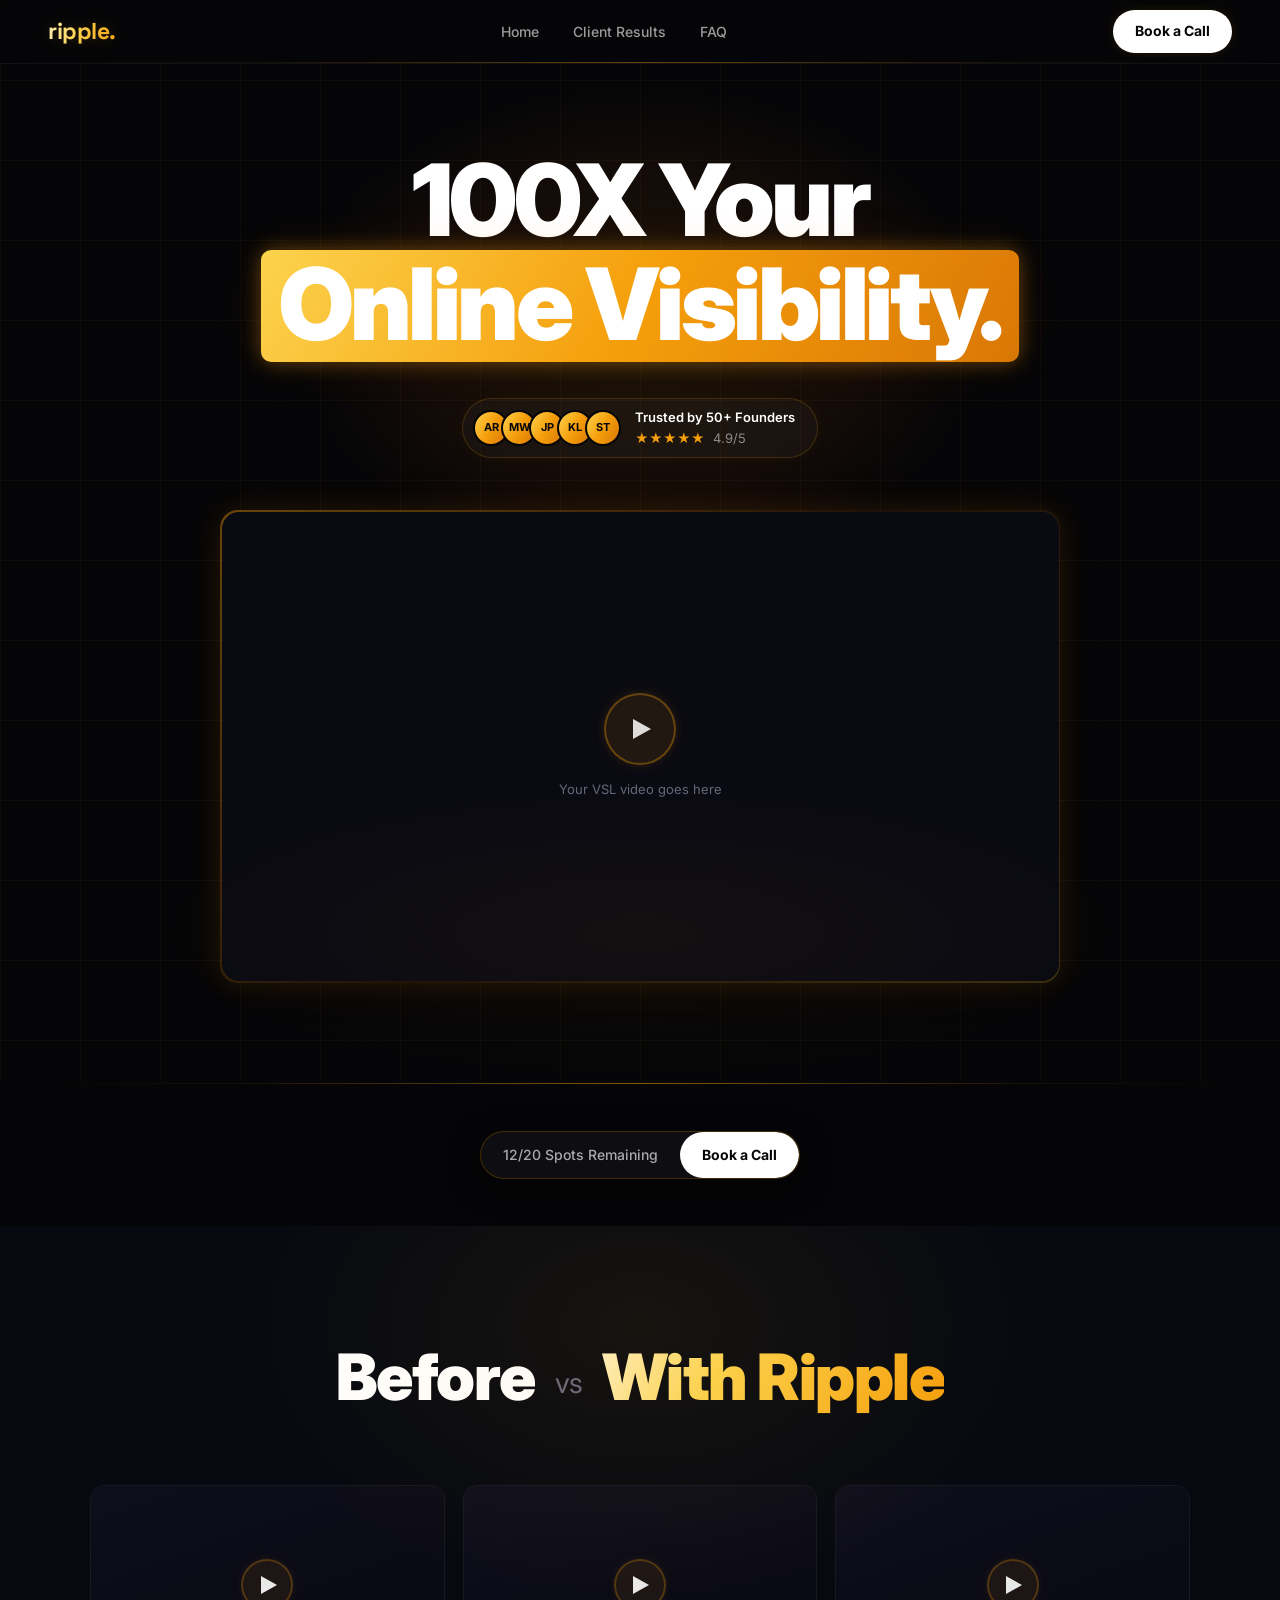
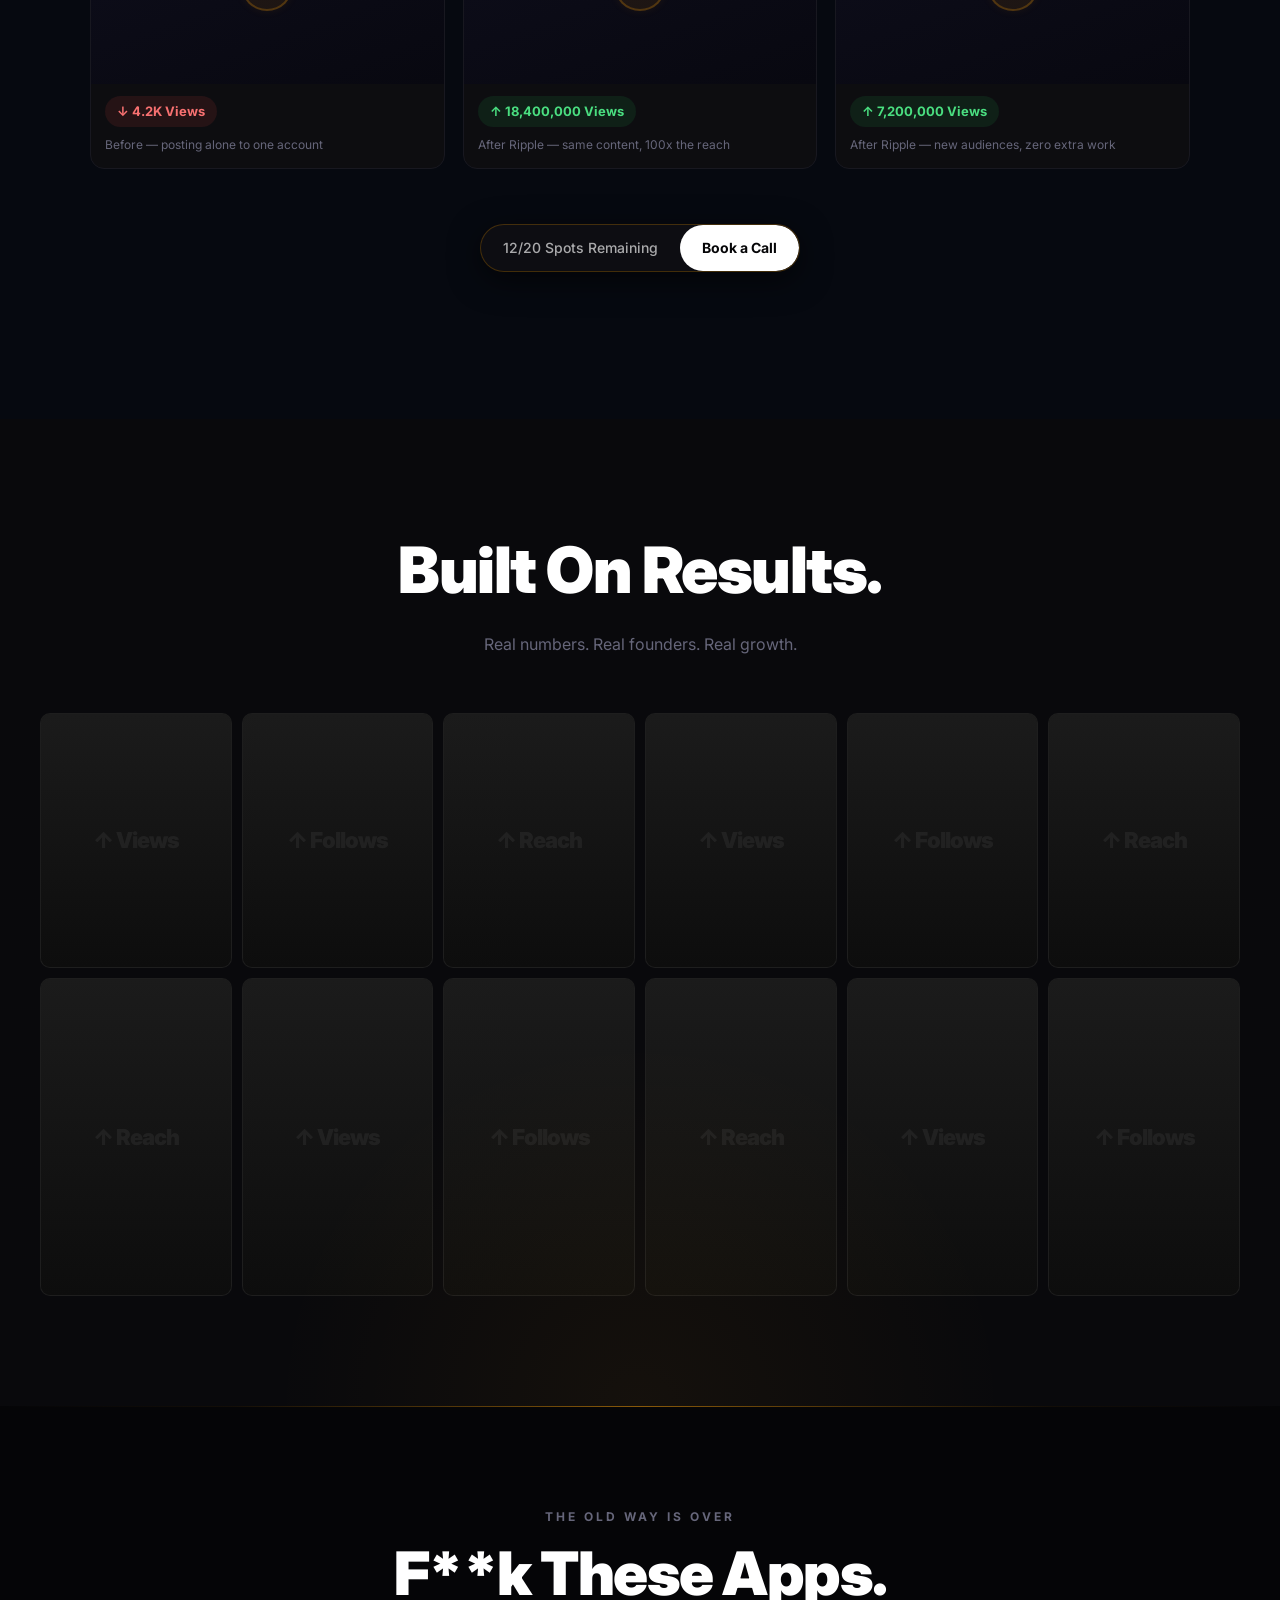
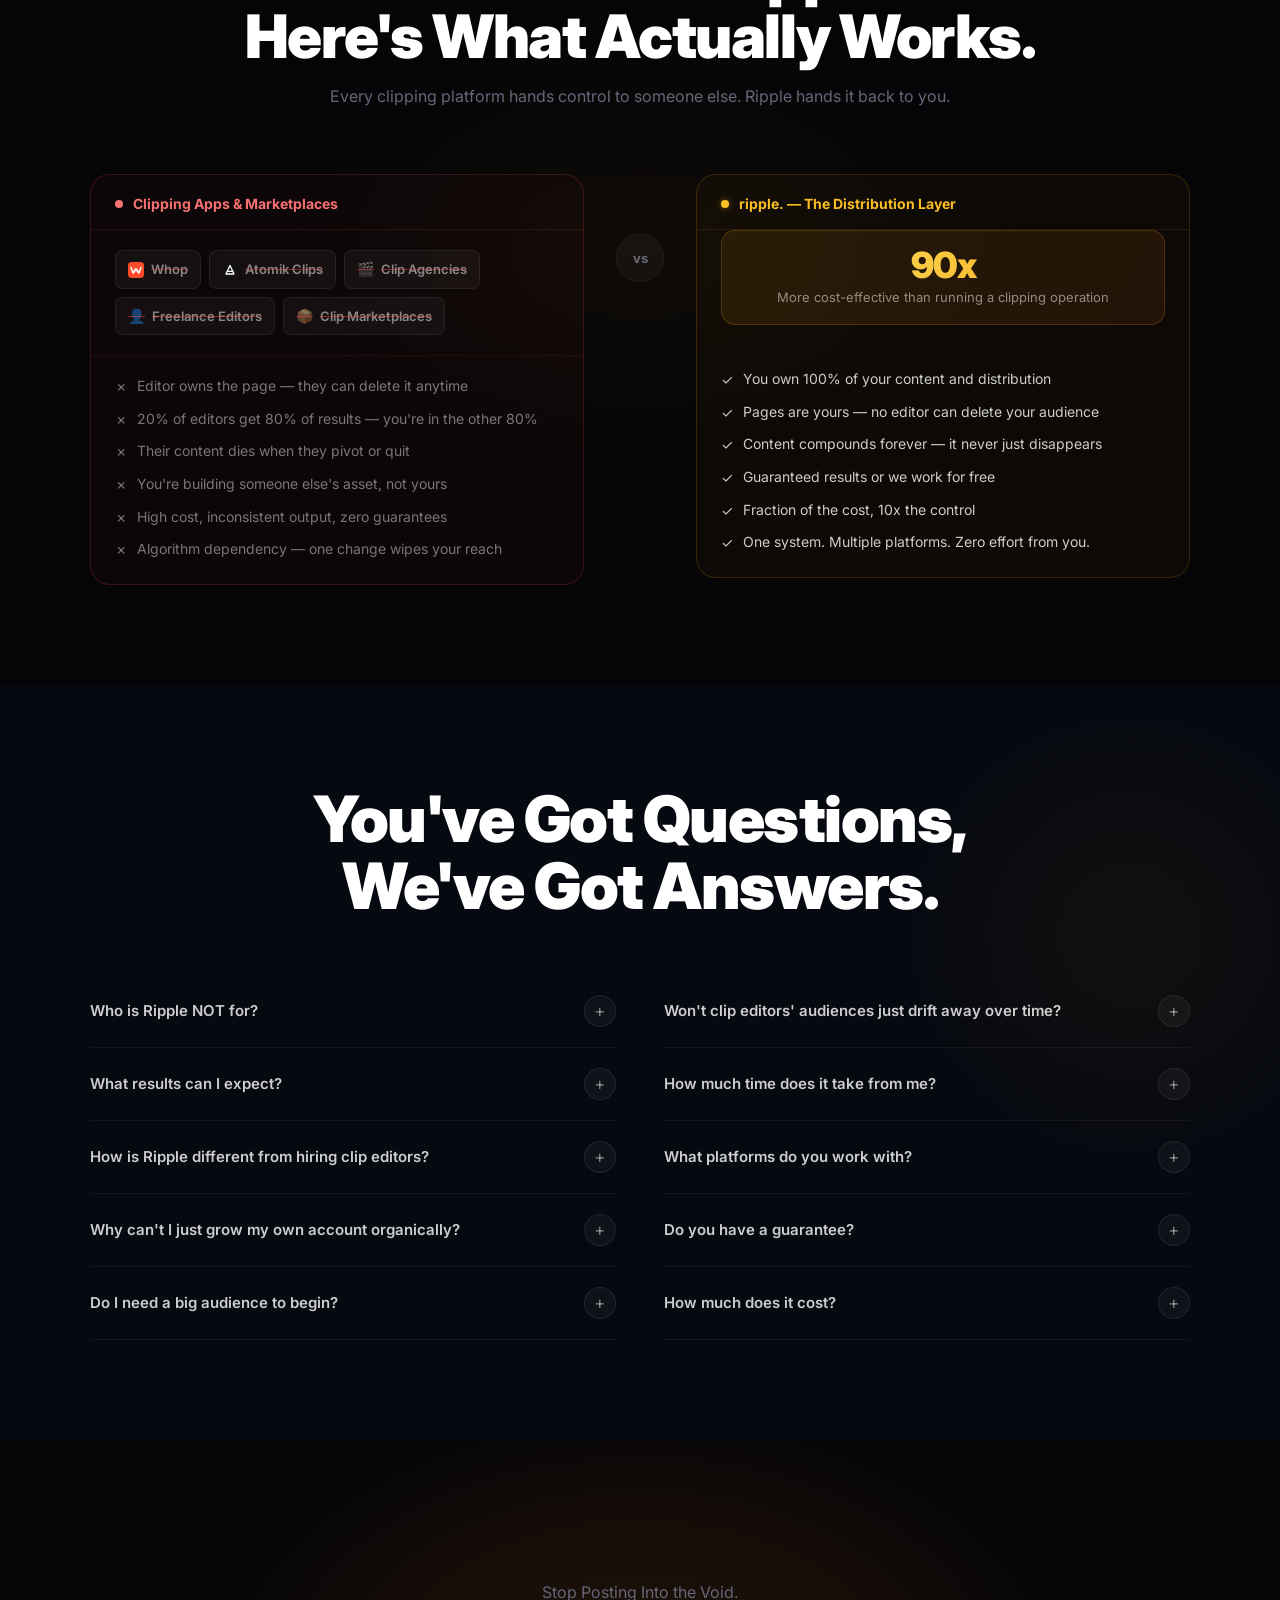
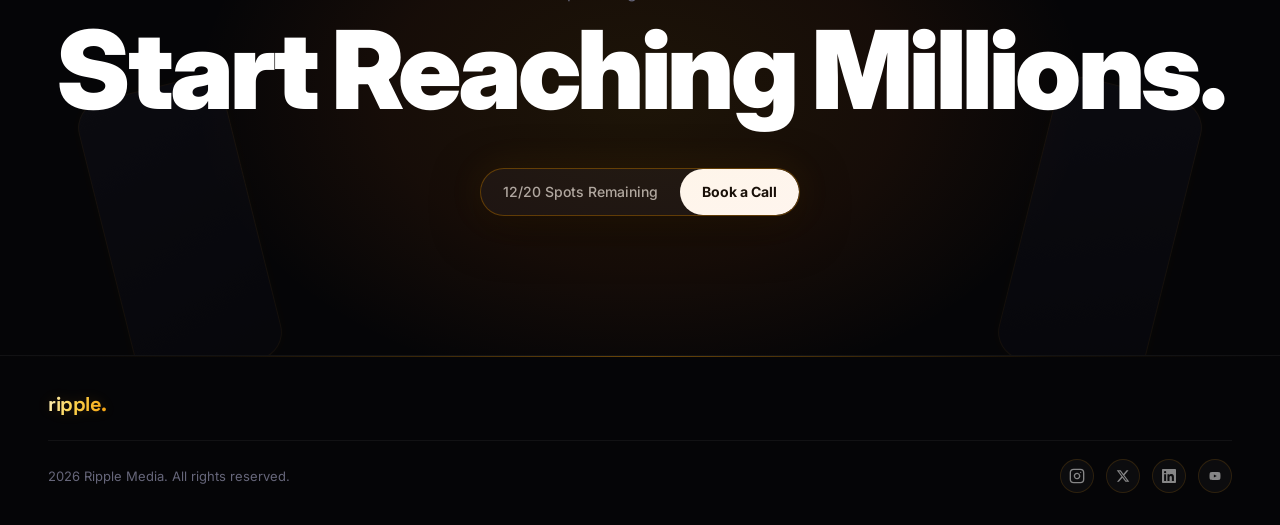
<file: index-v1-dark-backup.html>
<!DOCTYPE html>
<html lang="en">
<head>
  <meta charset="UTF-8" />
  <meta name="viewport" content="width=device-width, initial-scale=1.0" />
  <title>Ripple Media — 100X Your Online Visibility</title>
  <link rel="preconnect" href="https://fonts.googleapis.com" />
  <link rel="preconnect" href="https://fonts.gstatic.com" crossorigin />
  <link href="https://fonts.googleapis.com/css2?family=Inter:wght@300;400;500;600;700;800;900&family=Space+Grotesk:wght@600;700&display=swap" rel="stylesheet" />
  <style>
    *, *::before, *::after { box-sizing: border-box; margin: 0; padding: 0; }

    :root {
      --black:   #050507;
      --black2:  #09090c;
      --navy:    #060910;
      --card:    #0d0d10;
      --border:  #181820;
      --white:   #ffffff;
      --muted:   #66667a;
      /* Ripple brand — warm gold / amber */
      --g1: #f59e0b;
      --g2: #f97316;
      --g3: #fcd34d;
      --grad:      linear-gradient(120deg, #fcd34d 0%, #f59e0b 50%, #d97706 100%);
      --grad-text: linear-gradient(120deg, #fef3c7 0%, #fcd34d 35%, #f59e0b 100%);
      --grad-rev:  linear-gradient(120deg, #d97706 0%, #f59e0b 55%, #fcd34d 100%);
      --pill-bg: #0d0d12;
    }

    html { scroll-behavior: smooth; }

    body {
      background: var(--black);
      color: var(--white);
      font-family: 'Inter', sans-serif;
      font-size: 16px;
      line-height: 1.6;
      -webkit-font-smoothing: antialiased;
      overflow-x: hidden;
    }

    ::-webkit-scrollbar { width: 5px; }
    ::-webkit-scrollbar-track { background: var(--black); }
    ::-webkit-scrollbar-thumb { background: #222235; border-radius: 3px; }

    /* ─── SHARED GRADIENT UTILS ─────────────────────── */
    .grad-text {
      background: var(--grad-text);
      -webkit-background-clip: text;
      -webkit-text-fill-color: transparent;
      background-clip: text;
    }

    /* ─── ANIMATED GRID LINES ───────────────────────── */
    @keyframes gridDrift {
      0%   { background-position: 0 0; }
      100% { background-position: 80px 80px; }
    }

    .hero-grid {
      position: absolute;
      inset: 0;
      background-image:
        linear-gradient(rgba(245,158,11,0.04) 1px, transparent 1px),
        linear-gradient(90deg, rgba(245,158,11,0.04) 1px, transparent 1px);
      background-size: 80px 80px;
      animation: gridDrift 14s linear infinite;
      pointer-events: none;
    }

    /* ─── NAVBAR ────────────────────────────────────── */
    nav {
      position: fixed;
      top: 0; left: 0; right: 0;
      z-index: 1000;
      display: flex;
      align-items: center;
      justify-content: space-between;
      padding: 0 48px;
      height: 64px;
      background: rgba(6,6,8,0.88);
      backdrop-filter: blur(16px);
      -webkit-backdrop-filter: blur(16px);
      border-bottom: 1px solid rgba(255,255,255,0.05);
    }

    /* gradient accent line under nav */
    nav::after {
      content: '';
      position: absolute;
      bottom: 0; left: 0; right: 0;
      height: 1px;
      background: linear-gradient(90deg, transparent 0%, rgba(245,158,11,0.06) 20%, rgba(245,158,11,0.42) 50%, rgba(245,158,11,0.06) 80%, transparent 100%);
      pointer-events: none;
    }

    .nav-logo {
      font-family: 'Space Grotesk', sans-serif;
      font-size: 23px;
      font-weight: 700;
      letter-spacing: -0.5px;
      text-decoration: none;
      background: linear-gradient(110deg, #fef3c7 0%, #fcd34d 45%, #f59e0b 100%);
      -webkit-background-clip: text;
      -webkit-text-fill-color: transparent;
      background-clip: text;
      filter: drop-shadow(0 0 7px rgba(245,158,11,0.18));
      transition: filter 0.25s;
    }
    .nav-logo:hover { filter: drop-shadow(0 0 12px rgba(245,158,11,0.38)); }

    .nav-links {
      display: flex;
      align-items: center;
      gap: 34px;
      list-style: none;
    }

    .nav-links a {
      color: rgba(255,255,255,0.6);
      text-decoration: none;
      font-size: 14px;
      font-weight: 500;
      transition: color 0.2s;
    }
    .nav-links a:hover { color: var(--white); }

    .btn-nav {
      background: var(--white);
      color: var(--black);
      border: none;
      padding: 10px 22px;
      border-radius: 999px;
      font-size: 14px;
      font-weight: 700;
      cursor: pointer;
      text-decoration: none;
      transition: opacity 0.2s, box-shadow 0.2s;
      box-shadow: 0 0 12px rgba(245,158,11,0.12);
    }
    .btn-nav:hover { opacity: 0.9; box-shadow: 0 0 20px rgba(245,158,11,0.28); }

    /* ─── PILL ──────────────────────────────────────── */
    .pill-left {
      padding: 12px 22px;
      font-size: 14px;
      font-weight: 500;
      color: rgba(255,255,255,0.65);
      white-space: nowrap;
    }

    .pill-right {
      background: var(--white);
      color: var(--black);
      padding: 12px 22px;
      font-size: 14px;
      font-weight: 700;
      cursor: pointer;
      text-decoration: none;
      transition: opacity 0.2s;
      border-radius: 999px;
      white-space: nowrap;
    }
    .pill-right:hover { opacity: 0.88; }

    /* ─── HERO ──────────────────────────────────────── */
    .hero {
      padding: 150px 40px 100px;
      text-align: center;
      position: relative;
      overflow: hidden;
    }

    /* ambient glow orbs behind headline */
    .hero::before {
      content: '';
      position: absolute;
      top: 80px; left: 50%;
      transform: translateX(-50%);
      width: 700px;
      height: 500px;
      background: radial-gradient(ellipse at center,
        rgba(245,158,11,0.09) 0%,
        rgba(249,115,22,0.06) 45%,
        transparent 70%);
      pointer-events: none;
    }

    .hero::after {
      content: '';
      position: absolute;
      bottom: 0; left: 50%;
      transform: translateX(-50%);
      width: 1000px;
      height: 300px;
      background: radial-gradient(ellipse at center,
        rgba(245,158,11,0.04) 0%,
        transparent 70%);
      pointer-events: none;
    }

    /* hero content above the grid */
    .hero-headline,
    .trust-pill,
    .vsl-wrap {
      position: relative;
    }

    .hero-headline {
      font-size: clamp(56px, 7.8vw, 104px);
      font-weight: 900;
      line-height: 1.0;
      letter-spacing: -3.5px;
      color: var(--white);
      margin-bottom: 36px;
    }

    .hero-headline .highlight {
      display: inline-block;
      position: relative;
      background: var(--grad);
      border-radius: 10px;
      padding: 4px 18px 8px;
      color: var(--white);
      -webkit-text-fill-color: var(--white);
      box-shadow: 0 0 20px rgba(245,158,11,0.38), 0 0 48px rgba(249,115,22,0.1);
    }

    .trust-pill {
      display: inline-flex;
      align-items: center;
      gap: 14px;
      background: rgba(255,255,255,0.03);
      border: 1px solid rgba(245,158,11,0.18);
      border-radius: 999px;
      padding: 8px 22px 8px 10px;
      margin-bottom: 52px;
      box-shadow: 0 0 14px rgba(245,158,11,0.05);
    }

    .avatars { display: flex; align-items: center; }

    .avatar-circle {
      width: 36px; height: 36px;
      border-radius: 50%;
      border: 2px solid var(--black);
      background: var(--grad);
      display: flex; align-items: center; justify-content: center;
      font-size: 11px;
      font-weight: 700;
      color: #050507;
      margin-left: -8px;
    }
    .avatar-circle:first-child { margin-left: 0; }

    .trust-text .label { font-size: 13px; font-weight: 600; color: var(--white); }

    .stars-row {
      display: flex; align-items: center; gap: 4px;
      font-size: 13px; color: rgba(255,255,255,0.5); margin-top: 1px;
    }
    .stars-row .s { color: #f59e0b; }

    .vsl-wrap {
      max-width: 840px;
      margin: 0 auto;
      border-radius: 18px;
      overflow: hidden;
      aspect-ratio: 16/9;
      display: flex; align-items: center; justify-content: center;
      /* gradient border */
      background: linear-gradient(135deg, rgba(245,158,11,0.42), rgba(249,115,22,0.1), rgba(251,191,36,0.22));
      padding: 1.5px;
      box-shadow: 0 0 28px rgba(245,158,11,0.1), 0 0 55px rgba(249,115,22,0.06);
    }

    .vsl-inner-wrap {
      width: 100%; height: 100%;
      background: #0a0a12;
      border-radius: 17px;
      display: flex; align-items: center; justify-content: center;
    }

    .vsl-inner { text-align: center; }

    .play-circle {
      width: 72px; height: 72px;
      border-radius: 50%;
      background: rgba(245,158,11,0.1);
      border: 2px solid rgba(245,158,11,0.32);
      display: flex; align-items: center; justify-content: center;
      margin: 0 auto 14px;
      box-shadow: 0 0 12px rgba(245,158,11,0.14);
    }

    .play-triangle {
      width: 0; height: 0;
      border-style: solid;
      border-width: 10px 0 10px 18px;
      border-color: transparent transparent transparent rgba(255,255,255,0.85);
      margin-left: 4px;
    }

    .vsl-inner p { font-size: 13px; color: var(--muted); }

    /* ─── GRADIENT DIVIDER ──────────────────────────── */
    .grad-line {
      width: 100%;
      height: 1px;
      background: linear-gradient(90deg, transparent 0%, rgba(245,158,11,0.06) 18%, rgba(245,158,11,0.55) 50%, rgba(245,158,11,0.06) 82%, transparent 100%);
    }

    /* ─── CENTERED PILL ROW ─────────────────────────── */
    .pill-row {
      display: flex; justify-content: center;
      padding: 48px 40px;
    }

    .inline-pill {
      display: inline-flex; align-items: center;
      background: var(--pill-bg);
      border-radius: 999px; overflow: hidden;
      box-shadow:
        0 0 0 1px rgba(245,158,11,0.26),
        0 8px 32px rgba(0,0,0,0.6);
    }

    /* ─── BEFORE vs AFTER ───────────────────────────── */
    #before-after {
      padding: 100px 40px;
      background: var(--navy);
      position: relative;
      overflow: hidden;
    }

    #before-after::before {
      content: '';
      position: absolute;
      top: -200px; left: 50%;
      transform: translateX(-50%);
      width: 900px; height: 600px;
      background: radial-gradient(ellipse at center,
        rgba(245,158,11,0.07) 0%,
        transparent 65%);
      pointer-events: none;
    }

    .ba-h {
      font-size: clamp(36px, 5vw, 64px);
      font-weight: 900;
      letter-spacing: -1.5px;
      text-align: center;
      margin-bottom: 56px;
    }

    .ba-h .vs {
      font-size: 0.44em; font-weight: 400; color: var(--muted);
      margin: 0 10px; vertical-align: middle;
    }

    .ba-h .after-w {
      background: var(--grad-text);
      -webkit-background-clip: text;
      -webkit-text-fill-color: transparent;
      background-clip: text;
    }

    .ba-grid {
      max-width: 1100px;
      margin: 0 auto;
      display: grid;
      grid-template-columns: repeat(3, 1fr);
      gap: 18px;
    }

    .ba-card {
      background: var(--card);
      border-radius: 14px;
      overflow: hidden;
      border: 1px solid var(--border);
      transition: border-color 0.3s, box-shadow 0.3s;
    }

    .ba-card:hover {
      border-color: rgba(245,158,11,0.22);
      box-shadow: 0 0 16px rgba(245,158,11,0.07);
    }

    .ba-vid {
      width: 100%; aspect-ratio: 16/9;
      background: linear-gradient(160deg, #0e0e1c 0%, #080810 100%);
      display: flex; align-items: center; justify-content: center;
    }

    .ba-stats { padding: 12px 14px 0; display: flex; align-items: center; }

    .stat-tag {
      display: inline-flex; align-items: center; gap: 5px;
      border-radius: 999px; padding: 5px 12px;
      font-size: 13px; font-weight: 700;
    }
    .stat-tag.red { background: rgba(239,68,68,0.1);  color: #f87171; }
    .stat-tag.grn { background: rgba(34,197,94,0.1);  color: #4ade80; }

    .ba-label { padding: 8px 14px 14px; font-size: 12px; color: var(--muted); }

    /* ─── PHOTO GRID ────────────────────────────────── */
    #photo-grid-sec {
      padding: 100px 40px;
      background: var(--black2);
      position: relative;
      overflow: hidden;
    }

    #photo-grid-sec::after {
      content: '';
      position: absolute;
      bottom: 0; left: 50%;
      transform: translateX(-50%);
      width: 800px; height: 400px;
      background: radial-gradient(ellipse at bottom center,
        rgba(245,158,11,0.05) 0%,
        transparent 65%);
      pointer-events: none;
    }

    .pg-intro { text-align: center; margin-bottom: 56px; }

    .pg-intro h2 {
      font-size: clamp(36px, 5vw, 64px);
      font-weight: 900;
      letter-spacing: -1.5px;
      margin-bottom: 10px;
    }

    .pg-intro p { font-size: 16px; color: var(--muted); }

    .masonry {
      max-width: 1280px; margin: 0 auto;
      columns: 6; column-gap: 10px;
    }

    .m-item {
      break-inside: avoid;
      margin-bottom: 10px;
      border-radius: 10px;
      overflow: hidden;
      filter: grayscale(1);
      background: #14141e;
      border: 1px solid rgba(255,255,255,0.04);
      transition: filter 0.4s;
    }
    .m-item:hover { filter: grayscale(0.3); }

    .m-item .ph {
      width: 100%;
      aspect-ratio: 3/4;
      background: linear-gradient(180deg, #1a1a28 0%, #0c0c1a 100%);
      display: flex; align-items: center; justify-content: center;
      font-size: 22px; font-weight: 900;
      color: rgba(255,255,255,0.06);
      letter-spacing: -1px;
    }
    .m-item:nth-child(even) .ph { aspect-ratio: 3/5; }

    /* ─── COMPETITOR COMPARISON ─────────────────────── */
    #comparison {
      padding: 100px 40px;
      background: var(--black);
      position: relative;
      overflow: hidden;
    }

    #comparison::before {
      content: '';
      position: absolute;
      top: 50%; left: 50%;
      transform: translate(-50%,-50%);
      width: 800px; height: 500px;
      background: radial-gradient(ellipse,
        rgba(245,158,11,0.04) 0%, transparent 65%);
      pointer-events: none;
    }

    .comp-pretitle {
      text-align: center;
      font-size: 12px;
      font-weight: 700;
      letter-spacing: 3px;
      text-transform: uppercase;
      color: var(--muted);
      margin-bottom: 16px;
    }

    .comp-h {
      font-size: clamp(34px, 4.8vw, 60px);
      font-weight: 900;
      letter-spacing: -1.5px;
      text-align: center;
      line-height: 1.05;
      margin-bottom: 16px;
    }

    .comp-sub {
      text-align: center;
      font-size: 16px;
      color: var(--muted);
      margin-bottom: 64px;
    }

    .comp-wrapper {
      max-width: 1100px;
      margin: 0 auto;
      display: grid;
      grid-template-columns: 1fr auto 1fr;
      gap: 0 32px;
      align-items: start;
    }

    .comp-side {
      border-radius: 20px;
      overflow: hidden;
      border: 1px solid var(--border);
    }

    .comp-side.bad  { border-color: rgba(239,68,68,0.2); background: rgba(239,68,68,0.03); }
    .comp-side.good { background: rgba(245,158,11,0.03); border-color: rgba(245,158,11,0.18); }

    .comp-header {
      padding: 18px 24px 14px;
      border-bottom: 1px solid var(--border);
      display: flex;
      align-items: center;
      gap: 10px;
      font-size: 14px;
      font-weight: 700;
    }

    .comp-side.bad .comp-header  { border-bottom-color: rgba(239,68,68,0.15); color: #f87171; }
    .comp-side.good .comp-header { border-bottom-color: rgba(245,158,11,0.12); color: #fbbf24; }

    .comp-dot {
      width: 8px; height: 8px; border-radius: 50%; flex-shrink: 0;
    }
    .comp-side.bad  .comp-dot { background: #f87171; }
    .comp-side.good .comp-dot { background: #fbbf24; box-shadow: 0 0 6px rgba(245,158,11,0.5); }

    /* App pills (bad side) */
    .app-pills {
      padding: 20px 24px;
      display: flex;
      flex-wrap: wrap;
      gap: 8px;
      border-bottom: 1px solid rgba(239,68,68,0.1);
    }

    .app-pill {
      display: inline-flex;
      align-items: center;
      gap: 7px;
      background: rgba(255,255,255,0.04);
      border: 1px solid rgba(255,255,255,0.07);
      border-radius: 8px;
      padding: 7px 12px;
      font-size: 13px;
      font-weight: 600;
      color: rgba(255,255,255,0.5);
      text-decoration: line-through;
      text-decoration-color: rgba(239,68,68,0.5);
    }

    .app-pill .app-icon {
      display: inline-flex;
      align-items: center;
      text-decoration: none !important;
      font-size: 14px;
      flex-shrink: 0;
    }
    .app-pill .app-icon svg { display: block; }

    /* Points list shared */
    .comp-points {
      list-style: none;
      padding: 20px 24px 24px;
      display: flex;
      flex-direction: column;
      gap: 12px;
    }

    .comp-points li {
      display: flex;
      align-items: flex-start;
      gap: 10px;
      font-size: 14px;
      line-height: 1.4;
    }

    .comp-side.bad  .comp-points li { color: rgba(255,255,255,0.45); }
    .comp-side.good .comp-points li { color: rgba(255,255,255,0.8); }

    .pt-icon { font-size: 14px; flex-shrink: 0; margin-top: 1px; }

    /* VS divider */
    .comp-vs {
      display: flex;
      flex-direction: column;
      align-items: center;
      justify-content: center;
      gap: 12px;
      padding-top: 60px;
    }

    .vs-circle {
      width: 48px; height: 48px;
      border-radius: 50%;
      background: var(--card);
      border: 1px solid var(--border);
      display: flex; align-items: center; justify-content: center;
      font-size: 13px;
      font-weight: 700;
      color: var(--muted);
    }

    /* Savings badge */
    .savings-badge {
      margin: 0 24px 24px;
      padding: 16px 20px;
      background: linear-gradient(120deg, rgba(245,158,11,0.1) 0%, rgba(249,115,22,0.1) 100%);
      border: 1px solid rgba(245,158,11,0.2);
      border-radius: 14px;
      text-align: center;
    }

    .savings-number {
      font-size: 36px;
      font-weight: 900;
      letter-spacing: -1px;
      background: var(--grad-text);
      -webkit-background-clip: text;
      -webkit-text-fill-color: transparent;
      background-clip: text;
      line-height: 1;
      margin-bottom: 4px;
    }

    .savings-label {
      font-size: 13px;
      color: rgba(255,255,255,0.5);
    }

    @media (max-width: 860px) {
      .comp-wrapper { grid-template-columns: 1fr; }
      .comp-vs { flex-direction: row; padding: 0; }
    }

    /* ─── FAQ ───────────────────────────────────────── */
    #faq {
      padding: 100px 40px;
      background: var(--navy);
      position: relative;
      overflow: hidden;
    }

    #faq::before {
      content: '';
      position: absolute;
      top: 0; right: -100px;
      width: 500px; height: 500px;
      background: radial-gradient(ellipse,
        rgba(245,158,11,0.05) 0%,
        transparent 65%);
      pointer-events: none;
    }

    .faq-wrap { max-width: 1100px; margin: 0 auto; position: relative; }

    .faq-cols {
      display: grid;
      grid-template-columns: 1fr 1fr;
      gap: 0 48px;
    }

    details.faq-item {
      border-bottom: 1px solid rgba(255,255,255,0.06);
    }

    details[open].faq-item {
      border-bottom-color: rgba(245,158,11,0.2);
    }

    summary.faq-q {
      display: flex; align-items: center;
      justify-content: space-between; gap: 14px;
      padding: 20px 0;
      font-size: 15px; font-weight: 600;
      color: rgba(255,255,255,0.8);
      cursor: pointer; list-style: none;
      user-select: none;
      transition: color 0.2s;
    }
    summary.faq-q::-webkit-details-marker { display: none; }
    details[open] summary.faq-q { color: var(--white); }

    .faq-icon {
      width: 32px; height: 32px;
      border-radius: 50%;
      background: rgba(255,255,255,0.04);
      border: 1px solid rgba(255,255,255,0.08);
      display: flex; align-items: center; justify-content: center;
      flex-shrink: 0;
      font-size: 18px; font-weight: 300;
      transition: transform 0.3s ease, background 0.3s, border-color 0.3s;
      color: rgba(255,255,255,0.6);
    }

    details[open] .faq-icon {
      transform: rotate(45deg);
      background: rgba(245,158,11,0.12);
      border-color: rgba(245,158,11,0.35);
      color: #fbbf24;
    }

    .faq-a {
      padding: 0 0 20px;
      font-size: 14px;
      color: var(--muted);
      line-height: 1.75;
    }

    .faq-highlight {
      color: rgba(255,255,255,0.75);
      font-weight: 600;
    }

    /* ─── SECTION HEADING SHARED ────────────────────── */
    .section-h {
      font-size: clamp(36px, 5vw, 64px);
      font-weight: 900;
      letter-spacing: -1.5px;
      text-align: center;
      line-height: 1.05;
      margin-bottom: 60px;
    }

    /* ─── FINAL CTA ─────────────────────────────────── */
    #final-cta {
      padding: 140px 40px;
      text-align: center;
      position: relative;
      overflow: hidden;
      background: var(--black);
    }

    /* big gradient orb behind text */
    #final-cta::before {
      content: '';
      position: absolute;
      top: 50%; left: 50%;
      transform: translate(-50%,-50%);
      width: 900px; height: 600px;
      background: radial-gradient(ellipse at center,
        rgba(245,158,11,0.1) 0%,
        rgba(249,115,22,0.07) 40%,
        transparent 70%);
      pointer-events: none;
    }

    .phone-l, .phone-r {
      position: absolute; bottom: -20px; width: 180px; opacity: 0.4;
    }
    .phone-l { left: 7%; transform: rotate(-14deg); }
    .phone-r { right: 7%; transform: rotate(14deg); }

    .phone-shape {
      width: 150px; height: 290px;
      background: linear-gradient(160deg, #14141e 0%, #0a0a12 100%);
      border: 1.5px solid rgba(245,158,11,0.14);
      border-radius: 28px;
      margin: 0 auto;
      box-shadow: 0 0 14px rgba(245,158,11,0.05);
    }

    .final-pre { font-size: 16px; color: var(--muted); margin-bottom: 10px; position: relative; }

    .final-h {
      font-size: clamp(52px, 8.5vw, 114px);
      font-weight: 900;
      letter-spacing: -3.5px;
      line-height: 1.0;
      color: var(--white);
      margin-bottom: 44px;
      position: relative;
    }

    /* ─── FOOTER ────────────────────────────────────── */
    footer {
      background: var(--black);
      padding: 32px 48px;
      border-top: 1px solid rgba(255,255,255,0.05);
      position: relative;
    }

    footer::before {
      content: '';
      position: absolute;
      top: 0; left: 0; right: 0;
      height: 1px;
      background: linear-gradient(90deg, transparent 0%, rgba(245,158,11,0.06) 18%, rgba(245,158,11,0.42) 50%, rgba(245,158,11,0.06) 82%, transparent 100%);
    }

    .ft-inner { max-width: 1280px; margin: 0 auto; }

    .ft-logo {
      font-family: 'Space Grotesk', sans-serif;
      font-size: 20px;
      font-weight: 700;
      letter-spacing: -0.5px;
      text-decoration: none;
      display: inline-block;
      margin-bottom: 20px;
      background: linear-gradient(110deg, #fef3c7 0%, #fcd34d 45%, #f59e0b 100%);
      -webkit-background-clip: text;
      -webkit-text-fill-color: transparent;
      background-clip: text;
      filter: drop-shadow(0 0 6px rgba(245,158,11,0.14));
    }

    .ft-bottom {
      display: flex; align-items: center;
      justify-content: space-between;
      padding-top: 18px;
      border-top: 1px solid rgba(255,255,255,0.05);
    }

    .ft-copy { font-size: 13px; color: var(--muted); }

    .ft-socials { display: flex; align-items: center; gap: 12px; }

    .ft-socials a {
      width: 34px; height: 34px;
      border-radius: 50%;
      background: rgba(255,255,255,0.03);
      border: 1px solid rgba(245,158,11,0.14);
      display: flex; align-items: center; justify-content: center;
      color: rgba(255,255,255,0.5);
      text-decoration: none;
      transition: all 0.2s;
    }
    .ft-socials a:hover {
      background: rgba(245,158,11,0.1);
      border-color: rgba(245,158,11,0.4);
      color: var(--white);
      box-shadow: 0 0 8px rgba(245,158,11,0.14);
    }

    /* ─── PLAY BUTTON ───────────────────────────────── */
    .play-btn {
      width: 52px; height: 52px;
      border-radius: 50%;
      background: rgba(245,158,11,0.08);
      border: 2px solid rgba(245,158,11,0.24);
      display: flex; align-items: center; justify-content: center;
      cursor: pointer;
      box-shadow: 0 0 10px rgba(245,158,11,0.08);
      transition: background 0.2s, box-shadow 0.2s;
    }
    .play-btn:hover {
      background: rgba(245,158,11,0.14);
      box-shadow: 0 0 16px rgba(245,158,11,0.18);
    }

    .tri {
      width: 0; height: 0;
      border-style: solid;
      border-width: 9px 0 9px 16px;
      border-color: transparent transparent transparent rgba(255,255,255,0.9);
      margin-left: 3px;
    }

    /* ─── RESPONSIVE ────────────────────────────────── */
    @media (max-width: 960px) {
      nav { padding: 0 24px; }
      .nav-links { display: none; }
      .ba-grid { grid-template-columns: repeat(2, 1fr); }
      .masonry { columns: 3; }
      .faq-cols { grid-template-columns: 1fr; }
    }

    @media (max-width: 600px) {
      .hero { padding: 100px 20px 60px; }
      .hero-headline { font-size: clamp(34px, 8vw, 50px); letter-spacing: -2px; }
      .ba-grid { grid-template-columns: 1fr; }
      .masonry { columns: 2; }
      .phone-l, .phone-r { display: none; }
      .faq-cols { gap: 0; }
      #before-after, #photo-grid-sec, #comparison, #faq, #final-cta { padding-left: 20px; padding-right: 20px; }
      .inline-pill { max-width: calc(100vw - 48px); }
      .pill-left, .pill-right { padding: 11px 16px; font-size: 13px; }
    }

    /* ─── MOBILE (phones) ───────────────────────────── */
    @media (max-width: 480px) {
      nav { padding: 0 16px; height: 56px; }
      .btn-nav { padding: 8px 15px; font-size: 13px; }

      .hero { padding: 90px 16px 56px; }
      .hero-headline { font-size: clamp(24px, 7.5vw, 34px); letter-spacing: -1px; margin-bottom: 28px; }
      .hero-headline .highlight { padding: 2px 10px 6px; border-radius: 7px; }

      .trust-pill { padding: 6px 14px 6px 7px; gap: 8px; margin-bottom: 36px; }
      .avatar-circle { width: 30px; height: 30px; font-size: 10px; }
      .trust-text .label { font-size: 12px; }
      .stars-row { font-size: 12px; }

      .pill-row { padding: 32px 16px; }
      .inline-pill { max-width: calc(100vw - 32px); }
      .pill-left { padding: 10px 14px; font-size: 13px; white-space: normal; text-align: center; }
      .pill-right { padding: 10px 14px; font-size: 13px; }

      #before-after, #photo-grid-sec, #comparison, #faq, #final-cta {
        padding: 64px 16px;
      }

      .ba-h { font-size: clamp(28px, 9vw, 42px); letter-spacing: -1px; }
      .ba-h .vs { margin: 0 6px; }
      .ba-grid { gap: 12px; }

      .pg-intro h2 { font-size: clamp(28px, 9vw, 42px); letter-spacing: -1px; }

      .comp-h { font-size: clamp(26px, 8.5vw, 40px); letter-spacing: -1px; }
      .comp-sub { font-size: 14px; margin-bottom: 36px; }
      .comp-wrapper { gap: 16px 0; }
      .comp-header { padding: 14px 18px 12px; }
      .app-pills { padding: 14px 18px; gap: 6px; }
      .comp-points { padding: 14px 18px 18px; gap: 10px; }
      .comp-points li { font-size: 13px; }
      .savings-badge { margin: 0 18px 18px; padding: 14px 16px; }
      .savings-number { font-size: 30px; }

      .section-h { font-size: 6.5vw; letter-spacing: -0.5px; }
      summary.faq-q { font-size: 14px; padding: 16px 0; }
      .faq-a { font-size: 13px; }

      .final-h { font-size: clamp(38px, 11vw, 64px); letter-spacing: -2px; margin-bottom: 32px; }
      .final-pre { font-size: 14px; }

      footer { padding: 24px 16px; }
      .ft-bottom { flex-direction: column; align-items: flex-start; gap: 12px; }
      .masonry { columns: 2; column-gap: 6px; }
    }
  </style>
</head>
<body>

  <!-- NAV -->
  <nav>
    <a href="#" class="nav-logo">ripple.</a>
    <ul class="nav-links">
      <li><a href="#">Home</a></li>
      <li><a href="#before-after">Client Results</a></li>
      <li><a href="#faq">FAQ</a></li>
    </ul>
    <a href="YOUR_CALENDLY_LINK" target="_blank" class="btn-nav">Book a Call</a>
  </nav>

  <!-- HERO -->
  <section class="hero">
    <div class="hero-grid" aria-hidden="true"></div>

    <h1 class="hero-headline">
      100X Your<br>
      <span class="highlight">Online Visibility.</span>
    </h1>

    <div class="trust-pill">
      <div class="avatars">
        <div class="avatar-circle">AR</div>
        <div class="avatar-circle">MW</div>
        <div class="avatar-circle">JP</div>
        <div class="avatar-circle">KL</div>
        <div class="avatar-circle">ST</div>
      </div>
      <div class="trust-text">
        <div class="label">Trusted by 50+ Founders</div>
        <div class="stars-row">
          <span class="s">★★★★★</span>
          &nbsp;4.9/5
        </div>
      </div>
    </div>

    <!-- Replace with your actual VSL embed code when ready -->
    <div class="vsl-wrap">
      <div class="vsl-inner-wrap">
        <div class="vsl-inner">
          <div class="play-circle">
            <div class="play-triangle"></div>
          </div>
          <p>Your VSL video goes here</p>
        </div>
      </div>
    </div>
  </section>

  <div class="grad-line"></div>

  <!-- POST-VSL SCARCITY -->
  <div class="pill-row">
    <div class="inline-pill">
      <span class="pill-left">12/20 Spots Remaining</span>
      <a href="YOUR_CALENDLY_LINK" target="_blank" class="pill-right">Book a Call</a>
    </div>
  </div>

  <!-- BEFORE vs AFTER -->
  <section id="before-after">
    <h2 class="ba-h">Before <span class="vs">vs</span> <span class="after-w">With Ripple</span></h2>

    <div class="ba-grid">
      <div class="ba-card">
        <div class="ba-vid"><div class="play-btn"><div class="tri"></div></div></div>
        <div class="ba-stats"><span class="stat-tag red">↓ 4.2K Views</span></div>
        <div class="ba-label">Before — posting alone to one account</div>
      </div>
      <div class="ba-card">
        <div class="ba-vid"><div class="play-btn"><div class="tri"></div></div></div>
        <div class="ba-stats"><span class="stat-tag grn">↑ 18,400,000 Views</span></div>
        <div class="ba-label">After Ripple — same content, 100x the reach</div>
      </div>
      <div class="ba-card">
        <div class="ba-vid"><div class="play-btn"><div class="tri"></div></div></div>
        <div class="ba-stats"><span class="stat-tag grn">↑ 7,200,000 Views</span></div>
        <div class="ba-label">After Ripple — new audiences, zero extra work</div>
      </div>
    </div>

    <div class="pill-row" style="padding-top:56px;">
      <div class="inline-pill">
        <span class="pill-left">12/20 Spots Remaining</span>
        <a href="YOUR_CALENDLY_LINK" target="_blank" class="pill-right">Book a Call</a>
      </div>
    </div>
  </section>

  <!-- BUILT ON RESULTS / PHOTO GRID -->
  <section id="photo-grid-sec">
    <div class="pg-intro">
      <h2>Built On Results.</h2>
      <p>Real numbers. Real founders. Real growth.</p>
    </div>
    <div class="masonry">
      <!-- Replace with your actual screenshots/result images -->
      <div class="m-item"><div class="ph">↑ Views</div></div>
      <div class="m-item"><div class="ph">↑ Reach</div></div>
      <div class="m-item"><div class="ph">↑ Follows</div></div>
      <div class="m-item"><div class="ph">↑ Views</div></div>
      <div class="m-item"><div class="ph">↑ Reach</div></div>
      <div class="m-item"><div class="ph">↑ Follows</div></div>
      <div class="m-item"><div class="ph">↑ Views</div></div>
      <div class="m-item"><div class="ph">↑ Reach</div></div>
      <div class="m-item"><div class="ph">↑ Follows</div></div>
      <div class="m-item"><div class="ph">↑ Views</div></div>
      <div class="m-item"><div class="ph">↑ Reach</div></div>
      <div class="m-item"><div class="ph">↑ Follows</div></div>
    </div>
  </section>

  <div class="grad-line"></div>

  <!-- COMPETITOR COMPARISON -->
  <section id="comparison">
    <p class="comp-pretitle">The Old Way Is Over</p>
    <h2 class="comp-h">F**k These Apps.<br>Here's What Actually Works.</h2>
    <p class="comp-sub">Every clipping platform hands control to someone else. Ripple hands it back to you.</p>

    <div class="comp-wrapper">

      <!-- LEFT: Clipping apps -->
      <div class="comp-side bad">
        <div class="comp-header">
          <span class="comp-dot"></span>
          Clipping Apps &amp; Marketplaces
        </div>

        <div class="app-pills">

          <!-- Whop -->
          <div class="app-pill">
            <span class="app-icon">
              <svg width="16" height="16" viewBox="0 0 16 16" fill="none" style="border-radius:3px;">
                <rect width="16" height="16" rx="3" fill="#FF4B2B"/>
                <path d="M3 5.5L5.2 11L8 6.8L10.8 11L13 5.5" stroke="white" stroke-width="1.6" stroke-linecap="round" stroke-linejoin="round"/>
              </svg>
            </span>
            Whop
          </div>

          <!-- Atomik Clips -->
          <div class="app-pill">
            <span class="app-icon">
              <svg width="16" height="16" viewBox="0 0 16 16" fill="none" style="border-radius:3px;">
                <rect width="16" height="16" rx="3" fill="#111111"/>
                <path d="M8 3.5L12 12H4L8 3.5Z" stroke="white" stroke-width="1.3" stroke-linejoin="round"/>
                <line x1="5.4" y1="9.4" x2="10.6" y2="9.4" stroke="white" stroke-width="1.2" stroke-linecap="round"/>
              </svg>
            </span>
            Atomik Clips
          </div>

          <div class="app-pill"><span class="app-icon">🎬</span> Clip Agencies</div>
          <div class="app-pill"><span class="app-icon">👤</span> Freelance Editors</div>
          <div class="app-pill"><span class="app-icon">📦</span> Clip Marketplaces</div>
        </div>

        <ul class="comp-points">
          <li><span class="pt-icon">✗</span> Editor owns the page — they can delete it anytime</li>
          <li><span class="pt-icon">✗</span> 20% of editors get 80% of results — you're in the other 80%</li>
          <li><span class="pt-icon">✗</span> Their content dies when they pivot or quit</li>
          <li><span class="pt-icon">✗</span> You're building someone else's asset, not yours</li>
          <li><span class="pt-icon">✗</span> High cost, inconsistent output, zero guarantees</li>
          <li><span class="pt-icon">✗</span> Algorithm dependency — one change wipes your reach</li>
        </ul>
      </div>

      <!-- VS -->
      <div class="comp-vs">
        <div class="vs-circle">vs</div>
      </div>

      <!-- RIGHT: Ripple -->
      <div class="comp-side good">
        <div class="comp-header">
          <span class="comp-dot"></span>
          ripple. — The Distribution Layer
        </div>

        <div class="savings-badge">
          <div class="savings-number">90x</div>
          <div class="savings-label">More cost-effective than running a clipping operation</div>
        </div>

        <ul class="comp-points">
          <li><span class="pt-icon">✓</span> You own 100% of your content and distribution</li>
          <li><span class="pt-icon">✓</span> Pages are yours — no editor can delete your audience</li>
          <li><span class="pt-icon">✓</span> Content compounds forever — it never just disappears</li>
          <li><span class="pt-icon">✓</span> Guaranteed results or we work for free</li>
          <li><span class="pt-icon">✓</span> Fraction of the cost, 10x the control</li>
          <li><span class="pt-icon">✓</span> One system. Multiple platforms. Zero effort from you.</li>
        </ul>
      </div>

    </div>
  </section>

  <!-- FAQ -->
  <section id="faq">
    <div class="faq-wrap">
      <h2 class="section-h" style="margin-bottom:56px;">
        You've Got Questions,<br>We've Got Answers.
      </h2>

      <div class="faq-cols">
        <!-- LEFT COLUMN -->
        <div>
          <details class="faq-item">
            <summary class="faq-q">Who is Ripple NOT for? <span class="faq-icon">+</span></summary>
            <div class="faq-a">Ripple is not for founders who post sporadically. If you're not creating video content at least 3–4 times a week, distribution won't have enough material to work with. We also don't work with illegal, harmful, or NSFW content.</div>
          </details>

          <details class="faq-item">
            <summary class="faq-q">What results can I expect? <span class="faq-icon">+</span></summary>
            <div class="faq-a">Most clients see a 5×–20× increase in views per video within the first 30 days, thousands of new followers monthly, and inbound leads from audiences who've never heard of them before — all from content they've already created.</div>
          </details>

          <details class="faq-item">
            <summary class="faq-q">How is Ripple different from hiring clip editors? <span class="faq-icon">+</span></summary>
            <div class="faq-a">
              Clipping is an <span class="faq-highlight">uncontrolled market</span> — 20% of editors capture 80% of results, while the rest produce inconsistent output. But the deeper problem is <span class="faq-highlight">control</span>: a clip editor builds their own page, and the moment they delete it, rename it, or pivot their content — your audience disappears overnight.<br><br>
              With Ripple, <span class="faq-highlight">you own 100% of your content</span>. Our distribution infrastructure is built around your brand, not someone else's. And because we've engineered the process, we deliver comparable (often better) results at <span class="faq-highlight">10× lower cost</span> than running a full clipping operation.
            </div>
          </details>

          <details class="faq-item">
            <summary class="faq-q">Why can't I just grow my own account organically? <span class="faq-icon">+</span></summary>
            <div class="faq-a">You absolutely should — and we help you do that faster. But algorithms alone are unpredictable. Ripple adds a distribution layer on top of your organic effort, so one piece of content reaches audiences that the algorithm would never show it to. You stop depending on luck.</div>
          </details>

          <details class="faq-item">
            <summary class="faq-q">Do I need a big audience to begin? <span class="faq-icon">+</span></summary>
            <div class="faq-a">Not at all. Most of our strongest results come from founders starting near zero. What matters is that you create quality content with a clear message. Ripple handles getting that message in front of millions of new eyes.</div>
          </details>
        </div>

        <!-- RIGHT COLUMN -->
        <div>
          <details class="faq-item">
            <summary class="faq-q">Won't clip editors' audiences just drift away over time? <span class="faq-icon">+</span></summary>
            <div class="faq-a">
              Exactly — and this is a critical insight. Clip editors only ever create <span class="faq-highlight">derivative content</span>. The moment a creator stops producing, or the editor moves on, the content dies. There's no long-term asset being built.<br><br>
              Ripple distributes <span class="faq-highlight">your original content</span> — videos you own, messages you control. Every view compounds back into your brand, not a third-party page that could vanish tomorrow.
            </div>
          </details>

          <details class="faq-item">
            <summary class="faq-q">How much time does it take from me? <span class="faq-icon">+</span></summary>
            <div class="faq-a">Almost none. You keep creating — we handle everything else. Most clients spend fewer than 30 minutes per week on anything Ripple-related. No managing editors, no chasing deadlines, no worrying about page quality.</div>
          </details>

          <details class="faq-item">
            <summary class="faq-q">What platforms do you work with? <span class="faq-icon">+</span></summary>
            <div class="faq-a">We distribute primarily on Instagram, TikTok, and YouTube Shorts — the three highest-growth platforms for short-form content in 2026. We can expand to Facebook and X depending on your audience profile.</div>
          </details>

          <details class="faq-item">
            <summary class="faq-q">Do you have a guarantee? <span class="faq-icon">+</span></summary>
            <div class="faq-a">Yes. If you don't see a measurable increase in reach within your first 60 days, we work for free until you do. We only win when you win.</div>
          </details>

          <details class="faq-item">
            <summary class="faq-q">How much does it cost? <span class="faq-icon">+</span></summary>
            <div class="faq-a">Pricing depends on the scale of distribution you need. Book a call — spots are limited intentionally so we can maintain quality for every founder we work with.</div>
          </details>
        </div>
      </div>
    </div>
  </section>

  <!-- FINAL CTA -->
  <section id="final-cta">
    <div class="phone-l"><div class="phone-shape"></div></div>
    <div class="phone-r"><div class="phone-shape"></div></div>

    <p class="final-pre">Stop Posting Into the Void.</p>
    <h2 class="final-h">Start Reaching Millions.</h2>

    <div class="inline-pill" style="box-shadow: 0 0 0 1px rgba(245,158,11,0.32), 0 12px 48px rgba(0,0,0,0.8), 0 0 36px rgba(245,158,11,0.1);">
      <span class="pill-left">12/20 Spots Remaining</span>
      <a href="YOUR_CALENDLY_LINK" target="_blank" class="pill-right">Book a Call</a>
    </div>
  </section>

  <!-- FOOTER -->
  <footer>
    <div class="ft-inner">
      <a href="#" class="ft-logo">ripple.</a>
      <div class="ft-bottom">
        <span class="ft-copy">2026 Ripple Media. All rights reserved.</span>
        <div class="ft-socials">
          <a href="https://instagram.com/smmguy" target="_blank" aria-label="Instagram">
            <svg width="16" height="16" viewBox="0 0 24 24" fill="none" stroke="currentColor" stroke-width="2" stroke-linecap="round" stroke-linejoin="round">
              <rect x="2" y="2" width="20" height="20" rx="5" ry="5"/>
              <path d="M16 11.37A4 4 0 1 1 12.63 8 4 4 0 0 1 16 11.37z"/>
              <line x1="17.5" y1="6.5" x2="17.51" y2="6.5"/>
            </svg>
          </a>
          <a href="#" target="_blank" aria-label="X">
            <svg width="14" height="14" viewBox="0 0 24 24" fill="currentColor">
              <path d="M18.244 2.25h3.308l-7.227 8.26 8.502 11.24H16.17l-5.214-6.817L4.99 21.75H1.68l7.73-8.835L1.254 2.25H8.08l4.713 6.231zm-1.161 17.52h1.833L7.084 4.126H5.117z"/>
            </svg>
          </a>
          <a href="#" target="_blank" aria-label="LinkedIn">
            <svg width="14" height="14" viewBox="0 0 24 24" fill="currentColor">
              <path d="M20.447 20.452H16.89v-5.569c0-1.328-.027-3.037-1.852-3.037-1.853 0-2.136 1.445-2.136 2.939v5.667H9.351V9h3.414v1.561h.046c.477-.9 1.637-1.85 3.37-1.85 3.601 0 4.267 2.37 4.267 5.455v6.286zM5.337 7.433a1.98 1.98 0 01-1.977-1.978 1.979 1.979 0 113.956 0 1.98 1.98 0 01-1.979 1.978zm1.71 13.019H3.623V9h3.424v11.452zM22.225 0H1.771C.792 0 0 .774 0 1.729v20.542C0 23.227.792 24 1.771 24h20.451C23.2 24 24 23.227 24 22.271V1.729C24 .774 23.2 0 22.222 0h.003z"/>
            </svg>
          </a>
          <a href="#" target="_blank" aria-label="YouTube">
            <svg width="16" height="12" viewBox="0 0 24 24" fill="currentColor">
              <path d="M22.54 6.42a2.78 2.78 0 00-1.95-1.96C18.88 4 12 4 12 4s-6.88 0-8.59.46a2.78 2.78 0 00-1.95 1.96A29 29 0 001 12a29 29 0 00.46 5.58A2.78 2.78 0 003.41 19.6C5.12 20 12 20 12 20s6.88 0 8.59-.46a2.78 2.78 0 001.95-1.95A29 29 0 0023 12a29 29 0 00-.46-5.58zM9.75 15.02V8.98L15.5 12l-5.75 3.02z"/>
            </svg>
          </a>
        </div>
      </div>
    </div>
  </footer>

</body>
</html>
</file>
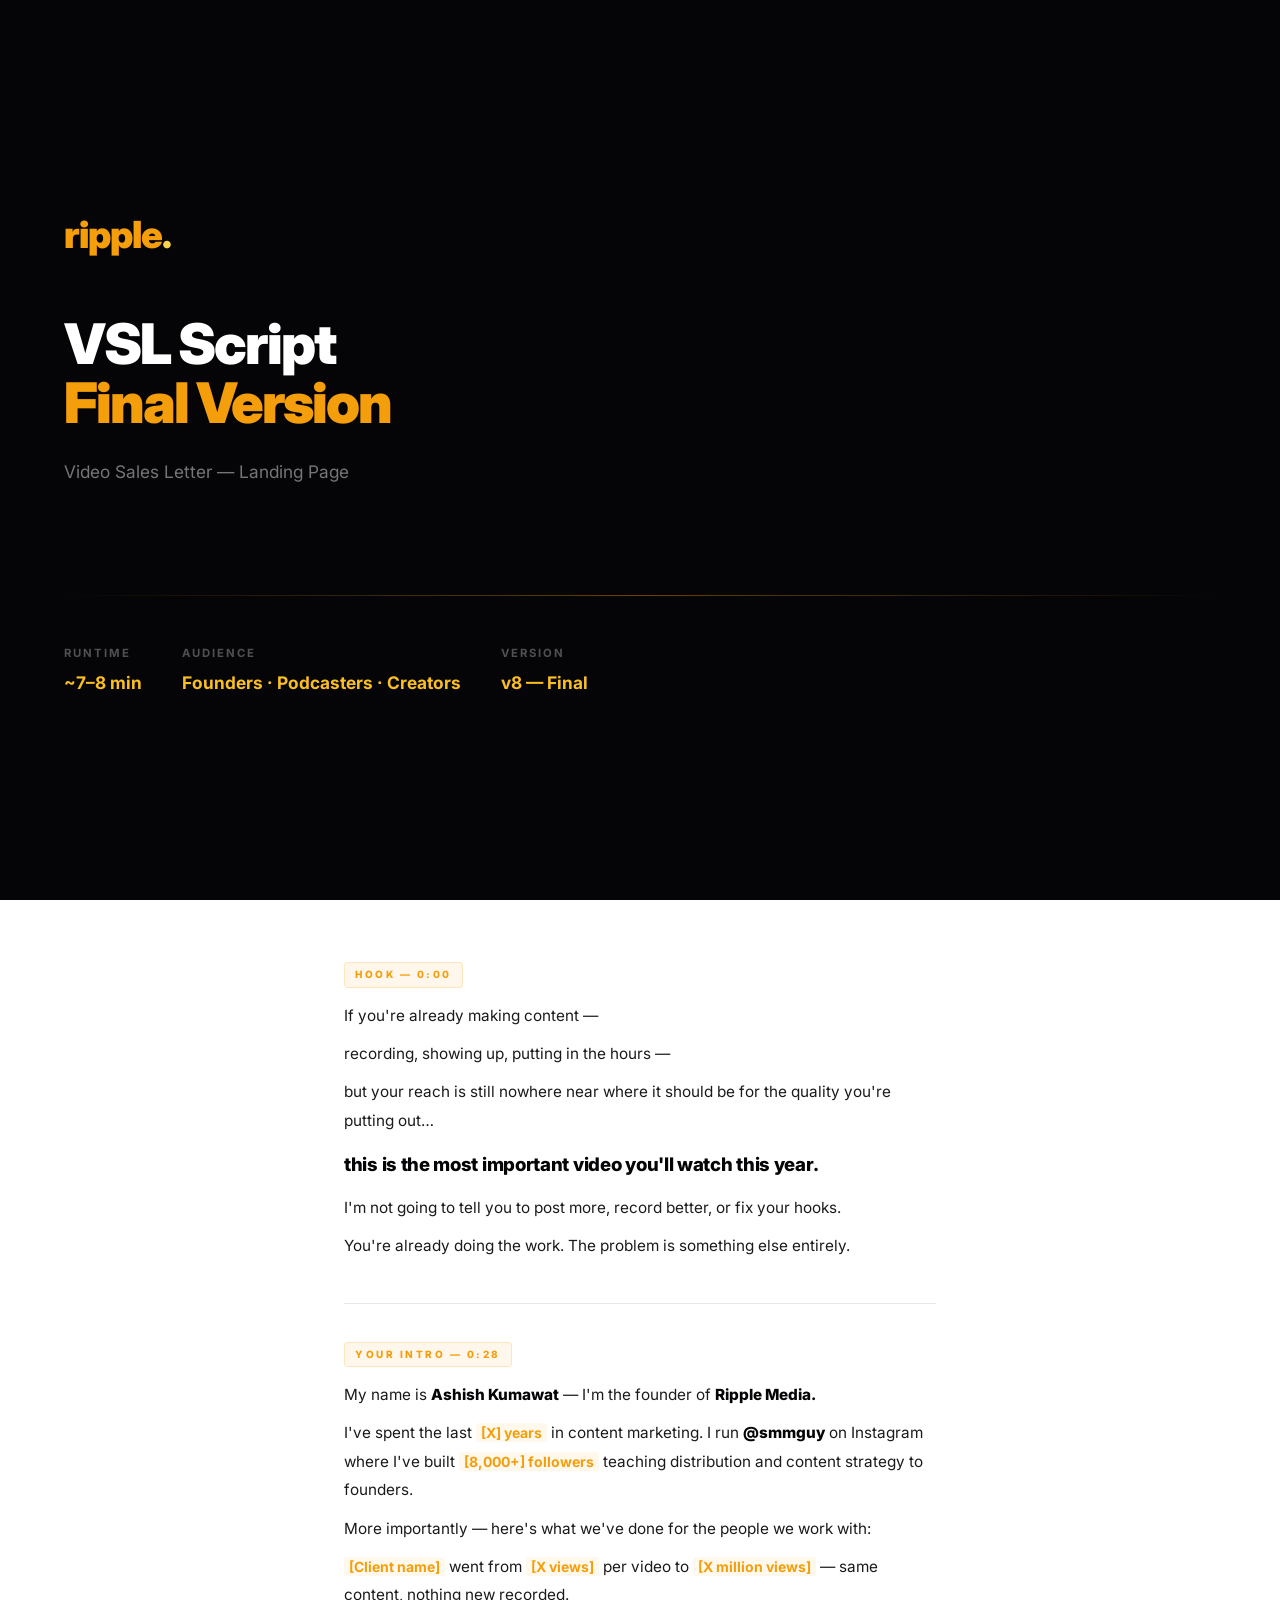
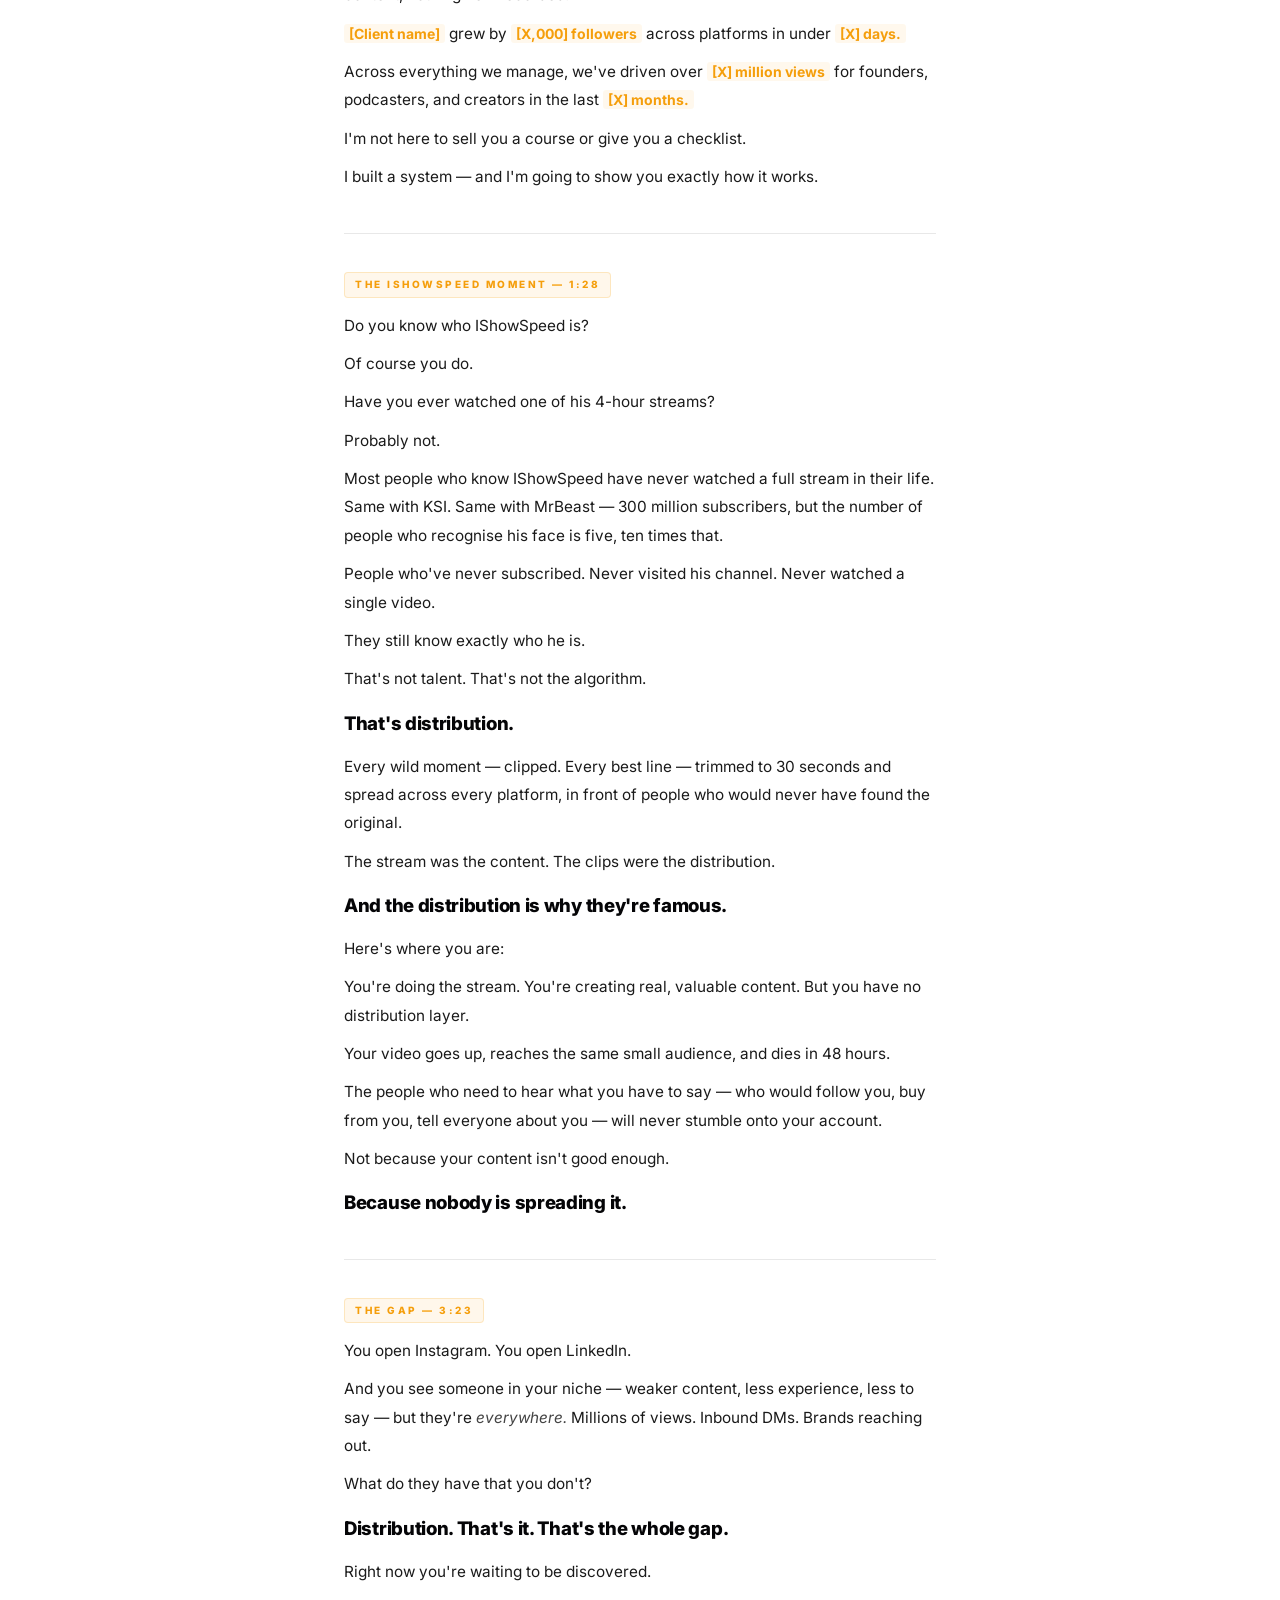
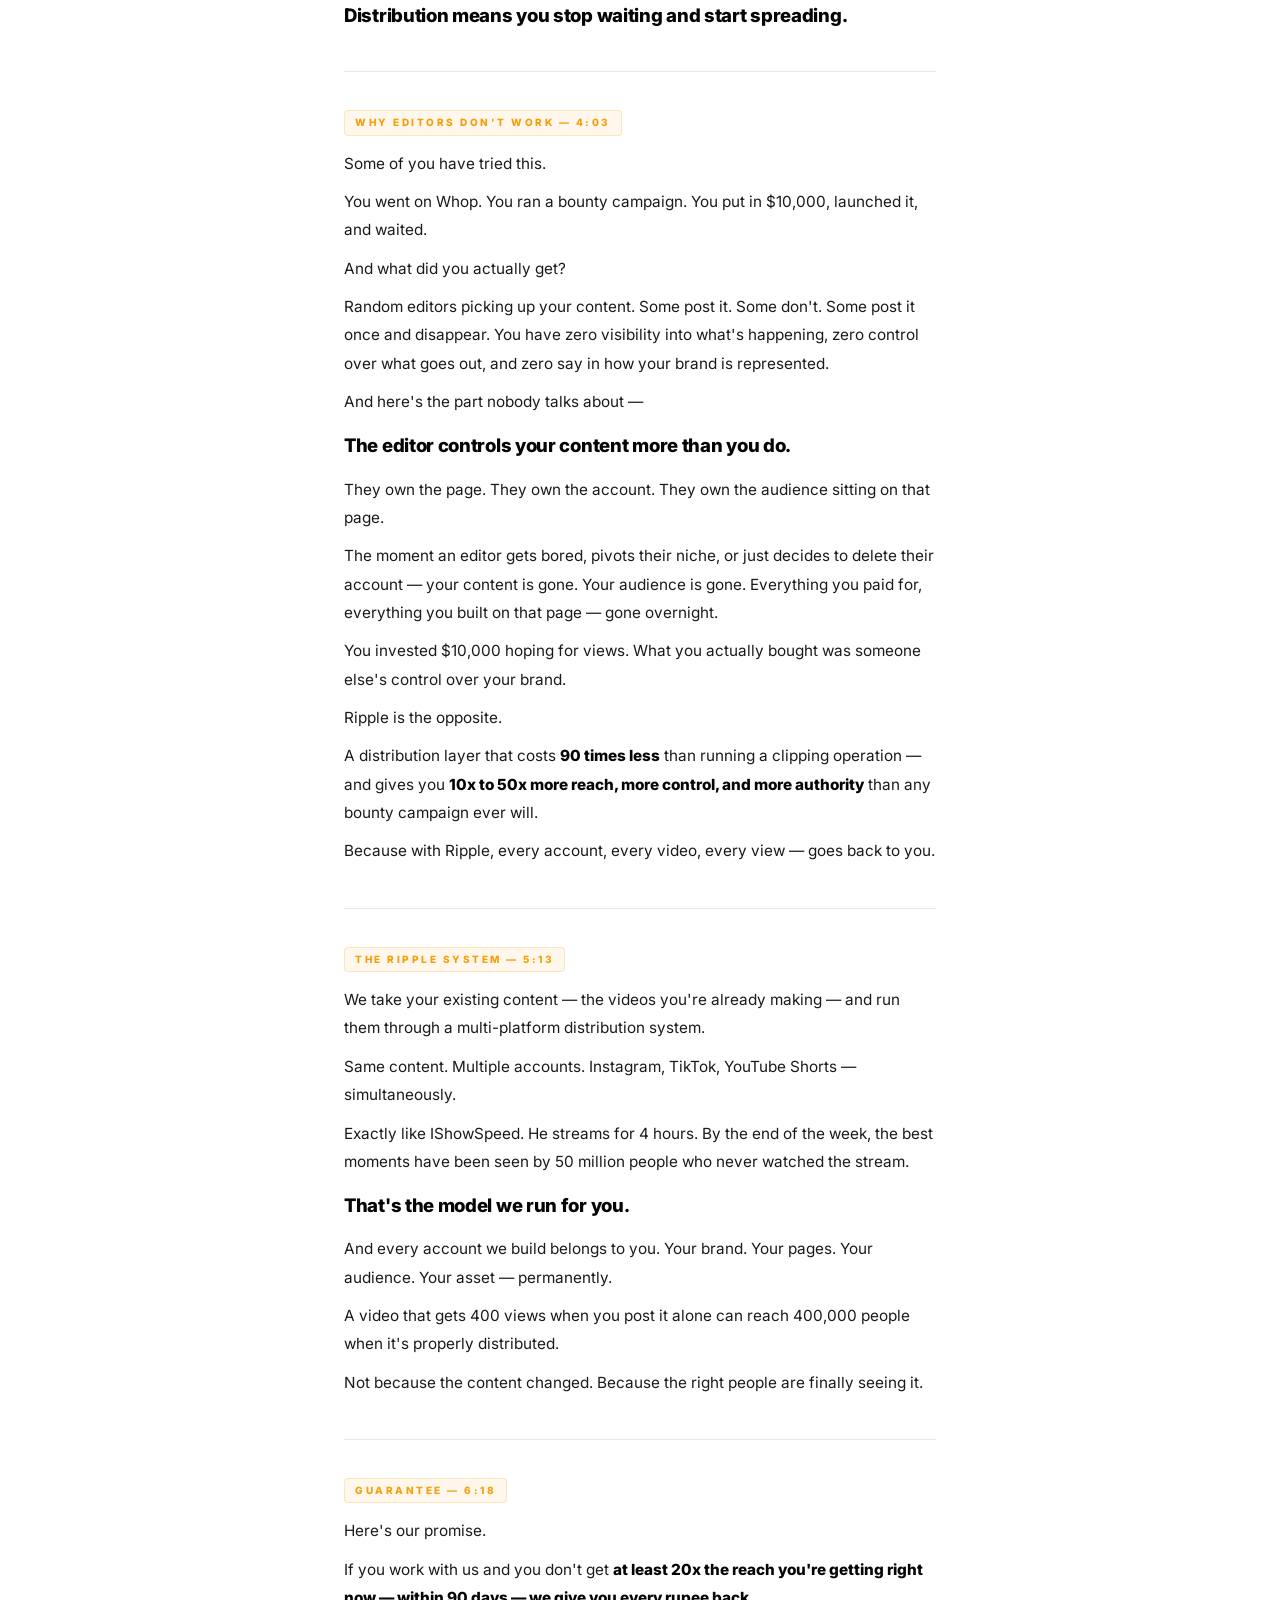
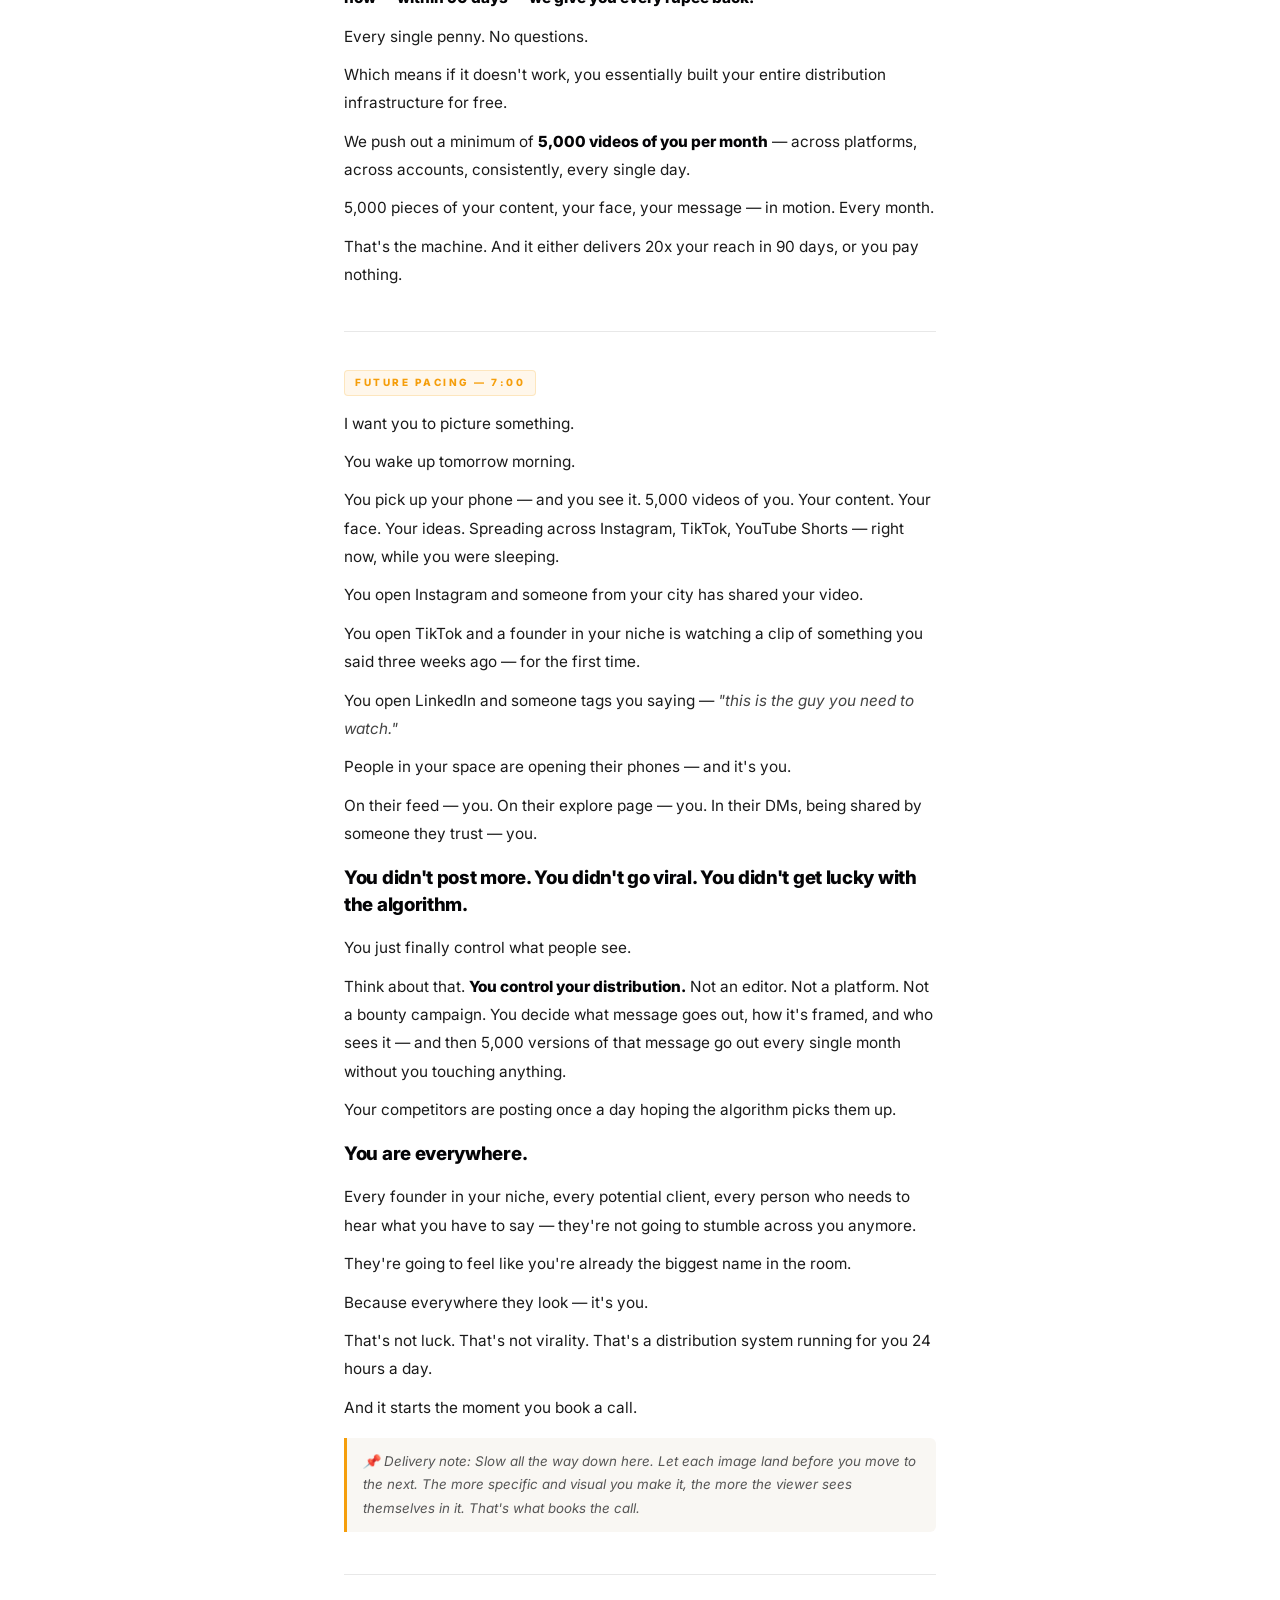
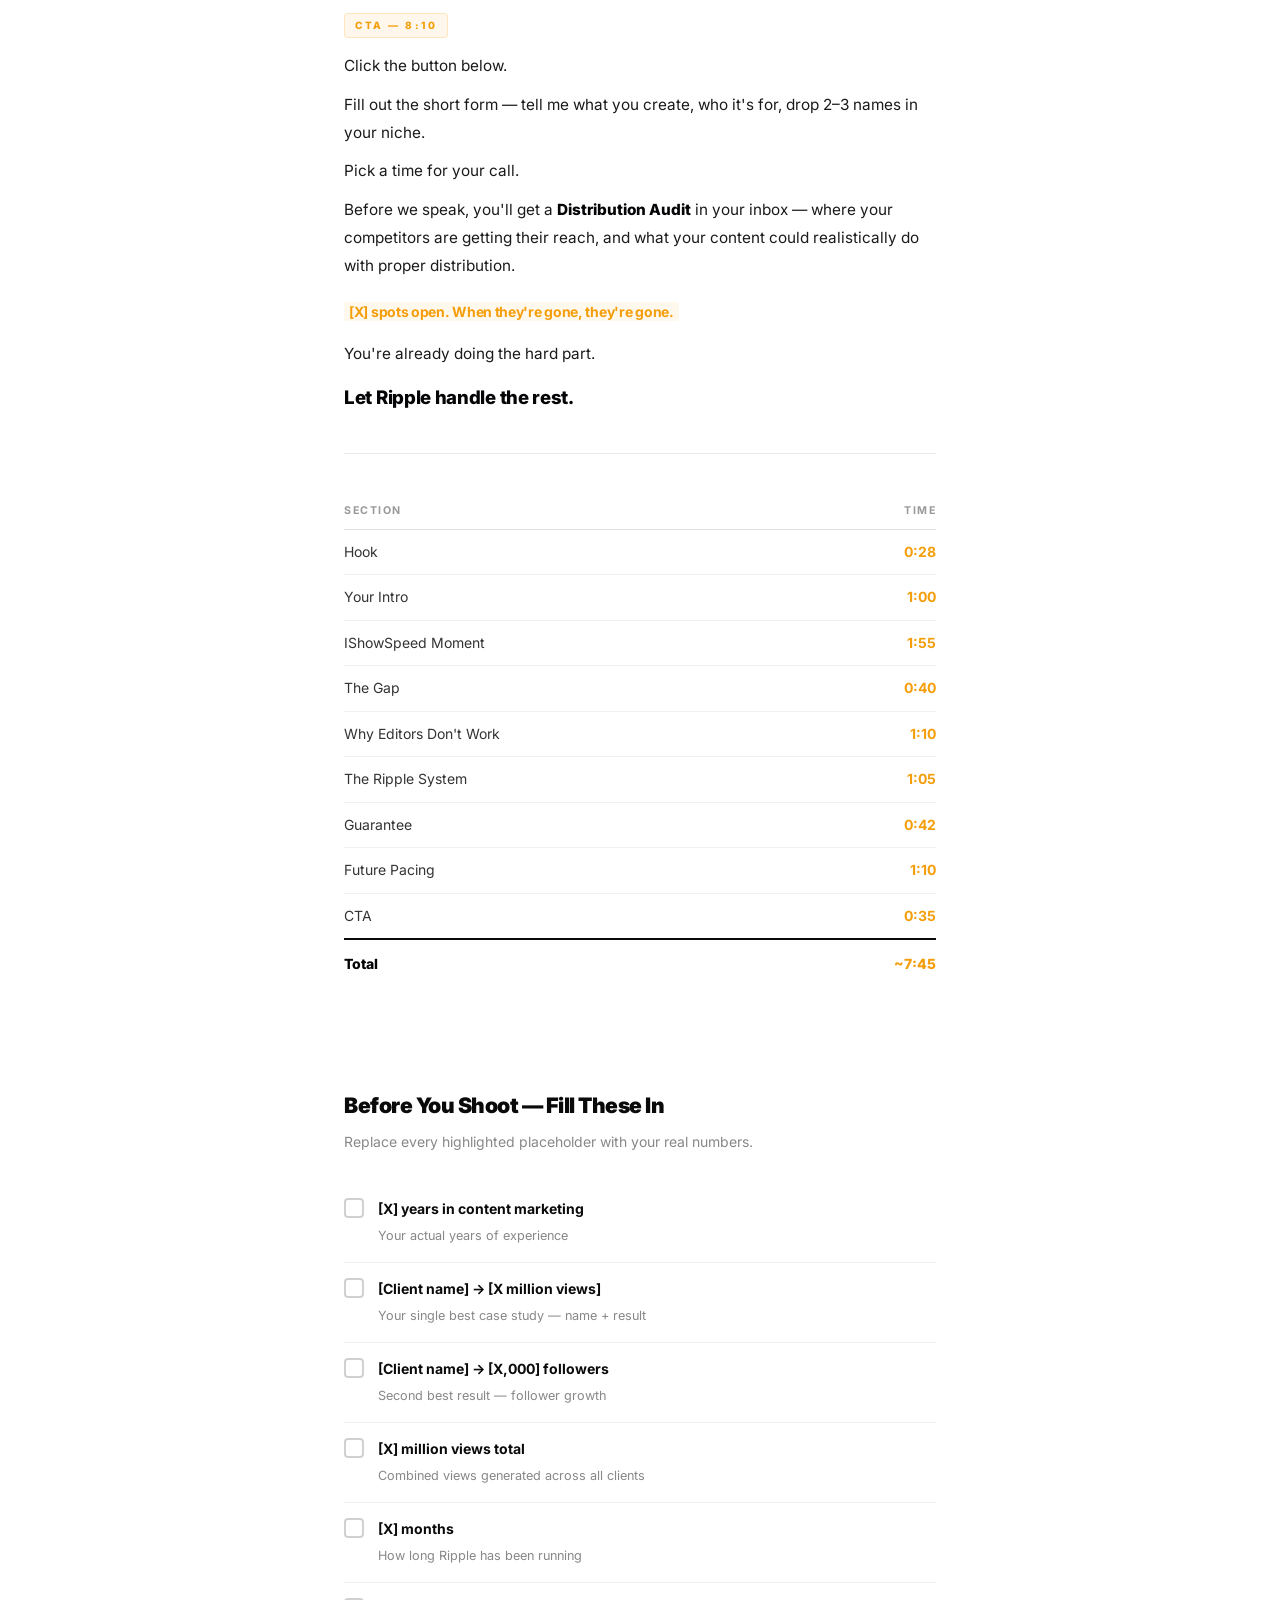
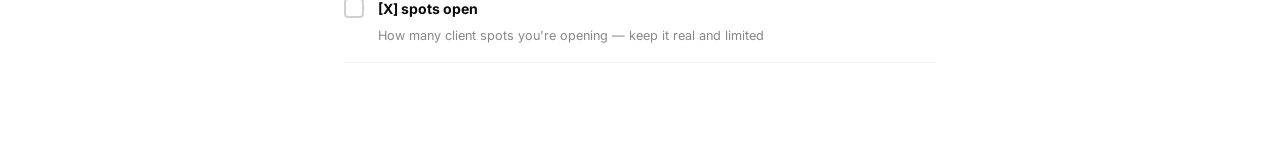
<file: vsl-script.html>
<!DOCTYPE html>
<html lang="en">
<head>
  <meta charset="UTF-8"/>
  <style>
    @import url('https://fonts.googleapis.com/css2?family=Inter:wght@400;500;600;700;800;900&display=swap');

    * { box-sizing: border-box; margin: 0; padding: 0; }

    body {
      font-family: 'Inter', Helvetica, Arial, sans-serif;
      background: #ffffff;
      color: #0a0a0a;
      font-size: 11.5pt;
      line-height: 1.75;
      -webkit-print-color-adjust: exact;
      print-color-adjust: exact;
    }

    .page {
      max-width: 720px;
      margin: 0 auto;
      padding: 60px 64px 80px;
    }

    /* ── COVER ── */
    .cover {
      min-height: 100vh;
      display: flex;
      flex-direction: column;
      justify-content: center;
      padding: 80px 64px;
      background: #050507;
      color: #fff;
      page-break-after: always;
    }

    .cover-logo {
      font-size: 28pt;
      font-weight: 900;
      letter-spacing: -1px;
      color: #f59e0b;
      margin-bottom: 48px;
    }

    .cover-logo span { color: #fcd34d; }

    .cover-title {
      font-size: 42pt;
      font-weight: 900;
      line-height: 1.05;
      letter-spacing: -2px;
      margin-bottom: 24px;
    }

    .cover-title em {
      font-style: normal;
      color: #f59e0b;
    }

    .cover-sub {
      font-size: 13pt;
      color: rgba(255,255,255,0.45);
      font-weight: 400;
      margin-bottom: 60px;
    }

    .cover-meta {
      display: flex;
      gap: 40px;
    }

    .meta-item {
      display: flex;
      flex-direction: column;
      gap: 4px;
    }

    .meta-label {
      font-size: 8.5pt;
      font-weight: 700;
      letter-spacing: 2px;
      text-transform: uppercase;
      color: rgba(255,255,255,0.3);
    }

    .meta-value {
      font-size: 13pt;
      font-weight: 700;
      color: #fbbf24;
    }

    .cover-line {
      width: 100%;
      height: 1px;
      background: linear-gradient(90deg, transparent, rgba(245,158,11,0.4) 50%, transparent);
      margin: 48px 0;
    }

    /* ── SCRIPT BODY ── */
    .section {
      margin-bottom: 42px;
    }

    .section-tag {
      display: inline-block;
      font-size: 7.5pt;
      font-weight: 800;
      letter-spacing: 2.5px;
      text-transform: uppercase;
      color: #f59e0b;
      background: rgba(245,158,11,0.08);
      border: 1px solid rgba(245,158,11,0.2);
      border-radius: 4px;
      padding: 3px 10px;
      margin-bottom: 14px;
    }

    .section-body {
      font-size: 11.5pt;
      line-height: 1.85;
      color: #1a1a1a;
    }

    .section-body p {
      margin-bottom: 10px;
    }

    .section-body strong {
      font-weight: 800;
      color: #050507;
    }

    .section-body em {
      font-style: italic;
      color: #444;
    }

    .section-body .big-line {
      font-size: 14pt;
      font-weight: 800;
      color: #050507;
      letter-spacing: -0.3px;
      line-height: 1.45;
      display: block;
      margin: 16px 0;
    }

    /* placeholder styling */
    .ph {
      color: #f59e0b;
      background: rgba(245,158,11,0.07);
      border-radius: 3px;
      padding: 1px 5px;
      font-weight: 700;
      font-size: 10.5pt;
    }

    /* delivery note */
    .delivery-note {
      margin-top: 16px;
      padding: 12px 16px;
      background: #f9f7f3;
      border-left: 3px solid #f59e0b;
      border-radius: 0 6px 6px 0;
      font-size: 10pt;
      color: #555;
      font-style: italic;
    }

    /* divider */
    .divider {
      width: 100%;
      height: 1px;
      background: #e8e8e8;
      margin: 36px 0;
    }

    /* timing row */
    .timing-table {
      width: 100%;
      border-collapse: collapse;
      margin-top: 40px;
      font-size: 10.5pt;
    }

    .timing-table th {
      text-align: left;
      font-size: 8pt;
      font-weight: 700;
      letter-spacing: 1.5px;
      text-transform: uppercase;
      color: #999;
      padding: 8px 0;
      border-bottom: 1px solid #e0e0e0;
    }

    .timing-table td {
      padding: 10px 0;
      border-bottom: 1px solid #f0f0f0;
      color: #333;
    }

    .timing-table td:last-child {
      color: #f59e0b;
      font-weight: 700;
      text-align: right;
    }

    .timing-table tr.total td {
      font-weight: 800;
      color: #050507;
      border-top: 2px solid #0a0a0a;
      border-bottom: none;
      padding-top: 12px;
    }

    .timing-table tr.total td:last-child {
      color: #f59e0b;
    }

    /* placeholder checklist */
    .checklist {
      margin-top: 40px;
      page-break-before: always;
      padding-top: 60px;
    }

    .checklist-title {
      font-size: 16pt;
      font-weight: 900;
      letter-spacing: -0.5px;
      margin-bottom: 6px;
    }

    .checklist-sub {
      font-size: 10.5pt;
      color: #888;
      margin-bottom: 28px;
    }

    .check-item {
      display: flex;
      gap: 14px;
      padding: 14px 0;
      border-bottom: 1px solid #f0f0f0;
      align-items: flex-start;
    }

    .check-box {
      width: 20px;
      height: 20px;
      border: 2px solid #d0d0d0;
      border-radius: 4px;
      flex-shrink: 0;
      margin-top: 1px;
    }

    .check-label {
      font-size: 10.5pt;
    }

    .check-label strong {
      display: block;
      font-weight: 700;
      color: #0a0a0a;
      margin-bottom: 2px;
    }

    .check-label span {
      color: #888;
      font-size: 9.5pt;
    }
  </style>
</head>
<body>

  <!-- COVER PAGE -->
  <div class="cover">
    <div class="cover-logo">ripple<span>.</span></div>

    <div class="cover-title">
      VSL Script<br>
      <em>Final Version</em>
    </div>
    <div class="cover-sub">Video Sales Letter — Landing Page</div>

    <div class="cover-line"></div>

    <div class="cover-meta">
      <div class="meta-item">
        <span class="meta-label">Runtime</span>
        <span class="meta-value">~7–8 min</span>
      </div>
      <div class="meta-item">
        <span class="meta-label">Audience</span>
        <span class="meta-value">Founders · Podcasters · Creators</span>
      </div>
      <div class="meta-item">
        <span class="meta-label">Version</span>
        <span class="meta-value">v8 — Final</span>
      </div>
    </div>
  </div>

  <!-- SCRIPT BODY -->
  <div class="page">

    <!-- HOOK -->
    <div class="section">
      <div class="section-tag">Hook — 0:00</div>
      <div class="section-body">
        <p>If you're already making content —</p>
        <p>recording, showing up, putting in the hours —</p>
        <p>but your reach is still nowhere near where it should be for the quality you're putting out…</p>
        <span class="big-line">this is the most important video you'll watch this year.</span>
        <p>I'm not going to tell you to post more, record better, or fix your hooks.</p>
        <p>You're already doing the work. The problem is something else entirely.</p>
      </div>
    </div>

    <div class="divider"></div>

    <!-- INTRO -->
    <div class="section">
      <div class="section-tag">Your Intro — 0:28</div>
      <div class="section-body">
        <p>My name is <strong>Ashish Kumawat</strong> — I'm the founder of <strong>Ripple Media.</strong></p>
        <p>I've spent the last <span class="ph">[X] years</span> in content marketing. I run <strong>@smmguy</strong> on Instagram where I've built <span class="ph">[8,000+] followers</span> teaching distribution and content strategy to founders.</p>
        <p>More importantly — here's what we've done for the people we work with:</p>
        <p><span class="ph">[Client name]</span> went from <span class="ph">[X views]</span> per video to <span class="ph">[X million views]</span> — same content, nothing new recorded.</p>
        <p><span class="ph">[Client name]</span> grew by <span class="ph">[X,000] followers</span> across platforms in under <span class="ph">[X] days.</span></p>
        <p>Across everything we manage, we've driven over <span class="ph">[X] million views</span> for founders, podcasters, and creators in the last <span class="ph">[X] months.</span></p>
        <p>I'm not here to sell you a course or give you a checklist.</p>
        <p>I built a system — and I'm going to show you exactly how it works.</p>
      </div>
    </div>

    <div class="divider"></div>

    <!-- ISPEEDSPEED -->
    <div class="section">
      <div class="section-tag">The IShowSpeed Moment — 1:28</div>
      <div class="section-body">
        <p>Do you know who IShowSpeed is?</p>
        <p>Of course you do.</p>
        <p>Have you ever watched one of his 4-hour streams?</p>
        <p>Probably not.</p>
        <p>Most people who know IShowSpeed have never watched a full stream in their life. Same with KSI. Same with MrBeast — 300 million subscribers, but the number of people who recognise his face is five, ten times that.</p>
        <p>People who've never subscribed. Never visited his channel. Never watched a single video.</p>
        <p>They still know exactly who he is.</p>
        <p>That's not talent. That's not the algorithm.</p>
        <span class="big-line">That's distribution.</span>
        <p>Every wild moment — clipped. Every best line — trimmed to 30 seconds and spread across every platform, in front of people who would never have found the original.</p>
        <p>The stream was the content. The clips were the distribution.</p>
        <span class="big-line">And the distribution is why they're famous.</span>
        <p>Here's where you are:</p>
        <p>You're doing the stream. You're creating real, valuable content. But you have no distribution layer.</p>
        <p>Your video goes up, reaches the same small audience, and dies in 48 hours.</p>
        <p>The people who need to hear what you have to say — who would follow you, buy from you, tell everyone about you — will never stumble onto your account.</p>
        <p>Not because your content isn't good enough.</p>
        <span class="big-line">Because nobody is spreading it.</span>
      </div>
    </div>

    <div class="divider"></div>

    <!-- THE GAP -->
    <div class="section">
      <div class="section-tag">The Gap — 3:23</div>
      <div class="section-body">
        <p>You open Instagram. You open LinkedIn.</p>
        <p>And you see someone in your niche — weaker content, less experience, less to say — but they're <em>everywhere.</em> Millions of views. Inbound DMs. Brands reaching out.</p>
        <p>What do they have that you don't?</p>
        <span class="big-line">Distribution. That's it. That's the whole gap.</span>
        <p>Right now you're waiting to be discovered.</p>
        <span class="big-line">Distribution means you stop waiting and start spreading.</span>
      </div>
    </div>

    <div class="divider"></div>

    <!-- WHY EDITORS DON'T WORK -->
    <div class="section">
      <div class="section-tag">Why Editors Don't Work — 4:03</div>
      <div class="section-body">
        <p>Some of you have tried this.</p>
        <p>You went on Whop. You ran a bounty campaign. You put in $10,000, launched it, and waited.</p>
        <p>And what did you actually get?</p>
        <p>Random editors picking up your content. Some post it. Some don't. Some post it once and disappear. You have zero visibility into what's happening, zero control over what goes out, and zero say in how your brand is represented.</p>
        <p>And here's the part nobody talks about —</p>
        <span class="big-line">The editor controls your content more than you do.</span>
        <p>They own the page. They own the account. They own the audience sitting on that page.</p>
        <p>The moment an editor gets bored, pivots their niche, or just decides to delete their account — your content is gone. Your audience is gone. Everything you paid for, everything you built on that page — gone overnight.</p>
        <p>You invested $10,000 hoping for views. What you actually bought was someone else's control over your brand.</p>
        <p>Ripple is the opposite.</p>
        <p>A distribution layer that costs <strong>90 times less</strong> than running a clipping operation — and gives you <strong>10x to 50x more reach, more control, and more authority</strong> than any bounty campaign ever will.</p>
        <p>Because with Ripple, every account, every video, every view — goes back to you.</p>
      </div>
    </div>

    <div class="divider"></div>

    <!-- RIPPLE SYSTEM -->
    <div class="section">
      <div class="section-tag">The Ripple System — 5:13</div>
      <div class="section-body">
        <p>We take your existing content — the videos you're already making — and run them through a multi-platform distribution system.</p>
        <p>Same content. Multiple accounts. Instagram, TikTok, YouTube Shorts — simultaneously.</p>
        <p>Exactly like IShowSpeed. He streams for 4 hours. By the end of the week, the best moments have been seen by 50 million people who never watched the stream.</p>
        <span class="big-line">That's the model we run for you.</span>
        <p>And every account we build belongs to you. Your brand. Your pages. Your audience. Your asset — permanently.</p>
        <p>A video that gets 400 views when you post it alone can reach 400,000 people when it's properly distributed.</p>
        <p>Not because the content changed. Because the right people are finally seeing it.</p>
      </div>
    </div>

    <div class="divider"></div>

    <!-- GUARANTEE -->
    <div class="section">
      <div class="section-tag">Guarantee — 6:18</div>
      <div class="section-body">
        <p>Here's our promise.</p>
        <p>If you work with us and you don't get <strong>at least 20x the reach you're getting right now — within 90 days — we give you every rupee back.</strong></p>
        <p>Every single penny. No questions.</p>
        <p>Which means if it doesn't work, you essentially built your entire distribution infrastructure for free.</p>
        <p>We push out a minimum of <strong>5,000 videos of you per month</strong> — across platforms, across accounts, consistently, every single day.</p>
        <p>5,000 pieces of your content, your face, your message — in motion. Every month.</p>
        <p>That's the machine. And it either delivers 20x your reach in 90 days, or you pay nothing.</p>
      </div>
    </div>

    <div class="divider"></div>

    <!-- FUTURE PACING -->
    <div class="section">
      <div class="section-tag">Future Pacing — 7:00</div>
      <div class="section-body">
        <p>I want you to picture something.</p>
        <p>You wake up tomorrow morning.</p>
        <p>You pick up your phone — and you see it. 5,000 videos of you. Your content. Your face. Your ideas. Spreading across Instagram, TikTok, YouTube Shorts — right now, while you were sleeping.</p>
        <p>You open Instagram and someone from your city has shared your video.</p>
        <p>You open TikTok and a founder in your niche is watching a clip of something you said three weeks ago — for the first time.</p>
        <p>You open LinkedIn and someone tags you saying — <em>"this is the guy you need to watch."</em></p>
        <p>People in your space are opening their phones — and it's you.</p>
        <p>On their feed — you. On their explore page — you. In their DMs, being shared by someone they trust — you.</p>
        <span class="big-line">You didn't post more. You didn't go viral. You didn't get lucky with the algorithm.</span>
        <p>You just finally control what people see.</p>
        <p>Think about that. <strong>You control your distribution.</strong> Not an editor. Not a platform. Not a bounty campaign. You decide what message goes out, how it's framed, and who sees it — and then 5,000 versions of that message go out every single month without you touching anything.</p>
        <p>Your competitors are posting once a day hoping the algorithm picks them up.</p>
        <span class="big-line">You are everywhere.</span>
        <p>Every founder in your niche, every potential client, every person who needs to hear what you have to say — they're not going to stumble across you anymore.</p>
        <p>They're going to feel like you're already the biggest name in the room.</p>
        <p>Because everywhere they look — it's you.</p>
        <p>That's not luck. That's not virality. That's a distribution system running for you 24 hours a day.</p>
        <p>And it starts the moment you book a call.</p>
      </div>
      <div class="delivery-note">
        📌 Delivery note: Slow all the way down here. Let each image land before you move to the next. The more specific and visual you make it, the more the viewer sees themselves in it. That's what books the call.
      </div>
    </div>

    <div class="divider"></div>

    <!-- CTA -->
    <div class="section">
      <div class="section-tag">CTA — 8:10</div>
      <div class="section-body">
        <p>Click the button below.</p>
        <p>Fill out the short form — tell me what you create, who it's for, drop 2–3 names in your niche.</p>
        <p>Pick a time for your call.</p>
        <p>Before we speak, you'll get a <strong>Distribution Audit</strong> in your inbox — where your competitors are getting their reach, and what your content could realistically do with proper distribution.</p>
        <span class="big-line"><span class="ph">[X] spots open. When they're gone, they're gone.</span></span>
        <p>You're already doing the hard part.</p>
        <span class="big-line">Let Ripple handle the rest.</span>
      </div>
    </div>

    <div class="divider"></div>

    <!-- TIMING TABLE -->
    <table class="timing-table">
      <tr>
        <th>Section</th>
        <th style="text-align:right;">Time</th>
      </tr>
      <tr><td>Hook</td><td>0:28</td></tr>
      <tr><td>Your Intro</td><td>1:00</td></tr>
      <tr><td>IShowSpeed Moment</td><td>1:55</td></tr>
      <tr><td>The Gap</td><td>0:40</td></tr>
      <tr><td>Why Editors Don't Work</td><td>1:10</td></tr>
      <tr><td>The Ripple System</td><td>1:05</td></tr>
      <tr><td>Guarantee</td><td>0:42</td></tr>
      <tr><td>Future Pacing</td><td>1:10</td></tr>
      <tr><td>CTA</td><td>0:35</td></tr>
      <tr class="total">
        <td>Total</td>
        <td>~7:45</td>
      </tr>
    </table>

    <!-- PLACEHOLDER CHECKLIST -->
    <div class="checklist">
      <div class="checklist-title">Before You Shoot — Fill These In</div>
      <div class="checklist-sub">Replace every highlighted placeholder with your real numbers.</div>

      <div class="check-item">
        <div class="check-box"></div>
        <div class="check-label">
          <strong>[X] years in content marketing</strong>
          <span>Your actual years of experience</span>
        </div>
      </div>
      <div class="check-item">
        <div class="check-box"></div>
        <div class="check-label">
          <strong>[Client name] → [X million views]</strong>
          <span>Your single best case study — name + result</span>
        </div>
      </div>
      <div class="check-item">
        <div class="check-box"></div>
        <div class="check-label">
          <strong>[Client name] → [X,000] followers</strong>
          <span>Second best result — follower growth</span>
        </div>
      </div>
      <div class="check-item">
        <div class="check-box"></div>
        <div class="check-label">
          <strong>[X] million views total</strong>
          <span>Combined views generated across all clients</span>
        </div>
      </div>
      <div class="check-item">
        <div class="check-box"></div>
        <div class="check-label">
          <strong>[X] months</strong>
          <span>How long Ripple has been running</span>
        </div>
      </div>
      <div class="check-item">
        <div class="check-box"></div>
        <div class="check-label">
          <strong>[X] spots open</strong>
          <span>How many client spots you're opening — keep it real and limited</span>
        </div>
      </div>
    </div>

  </div>
</body>
</html>
</file>
